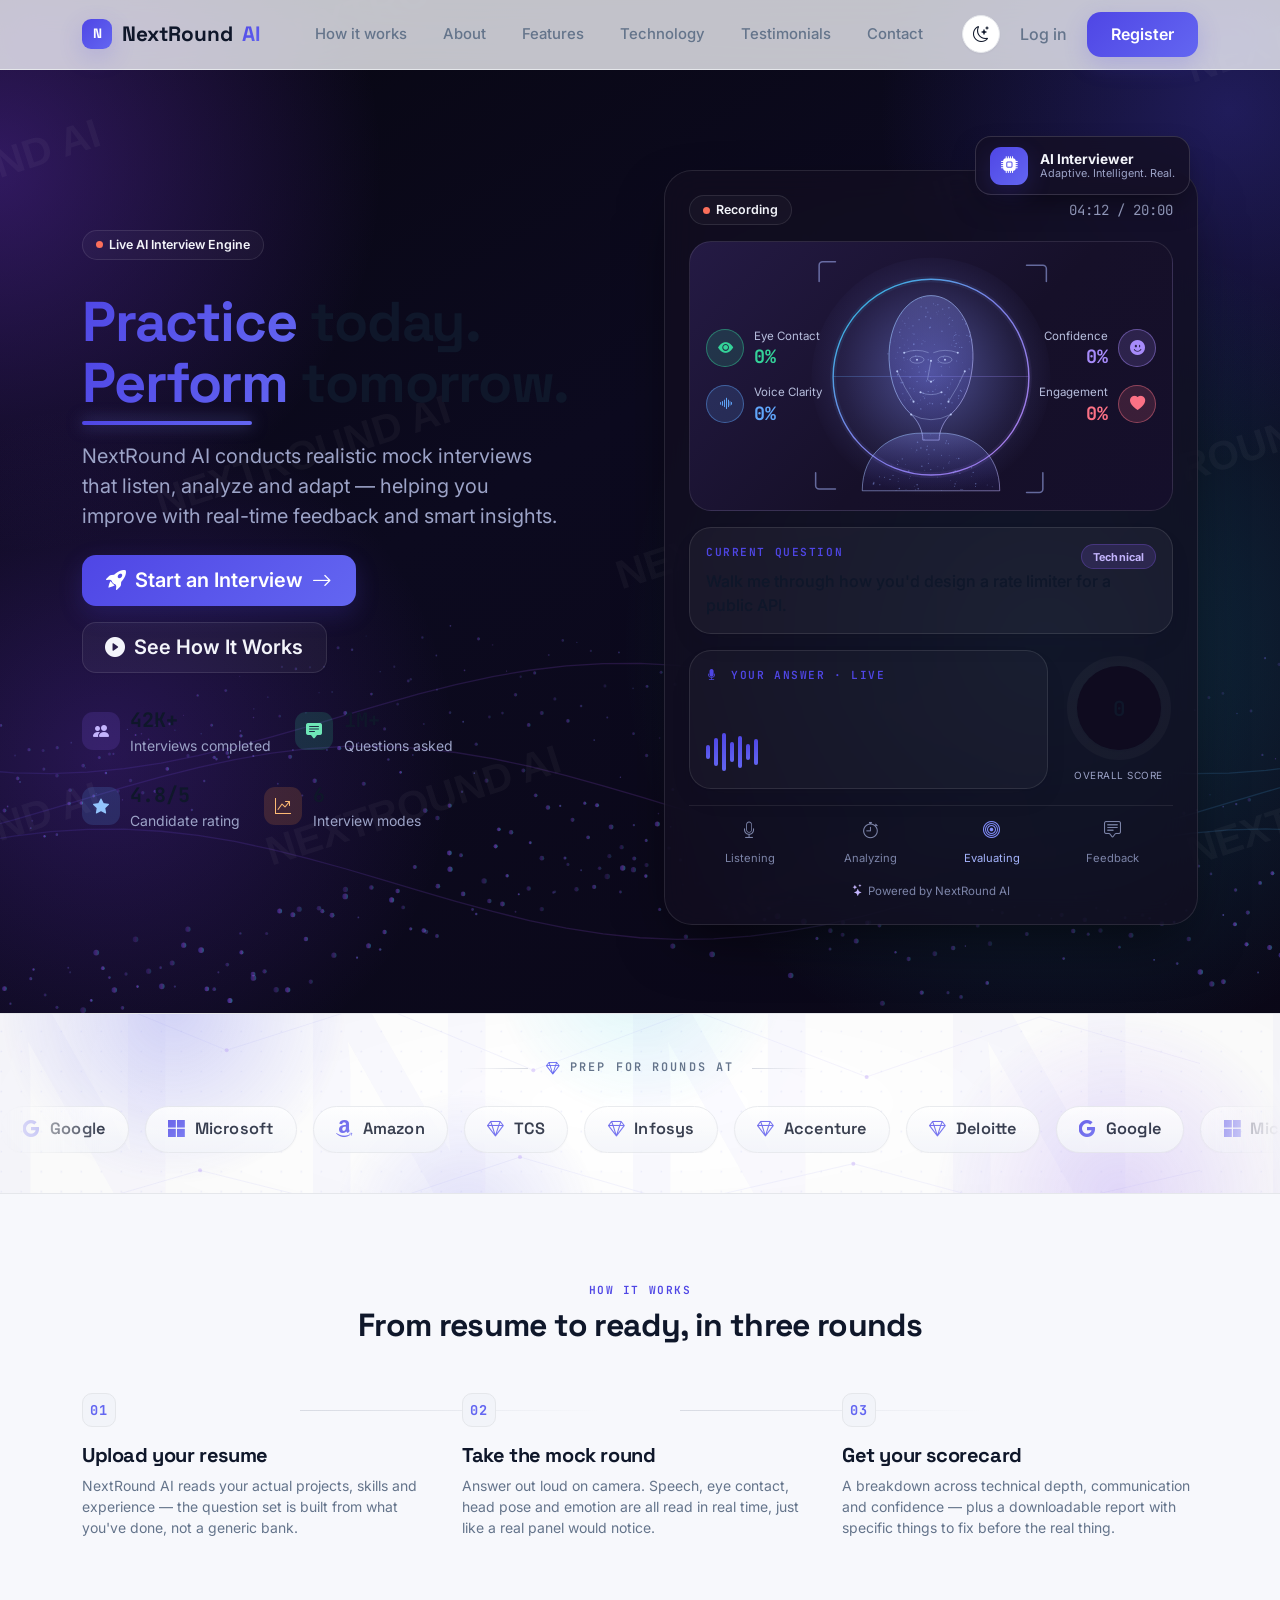
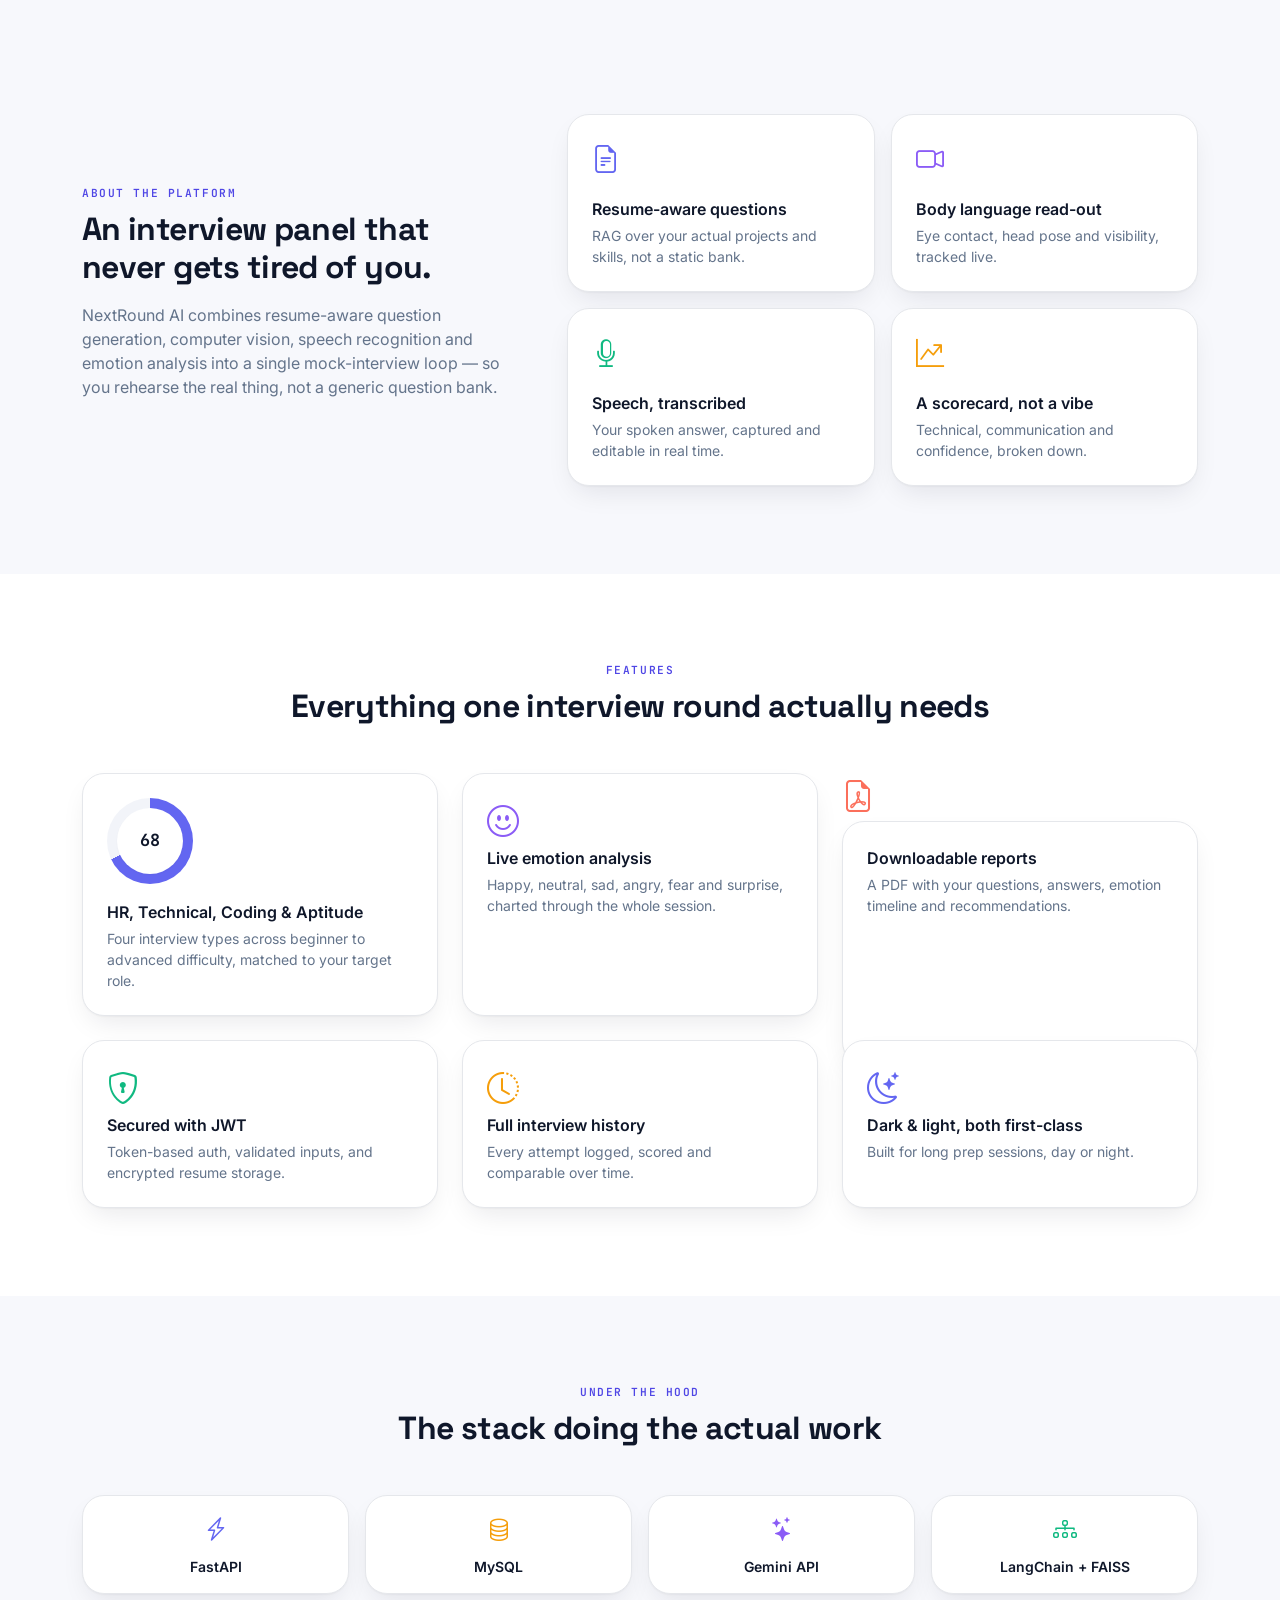
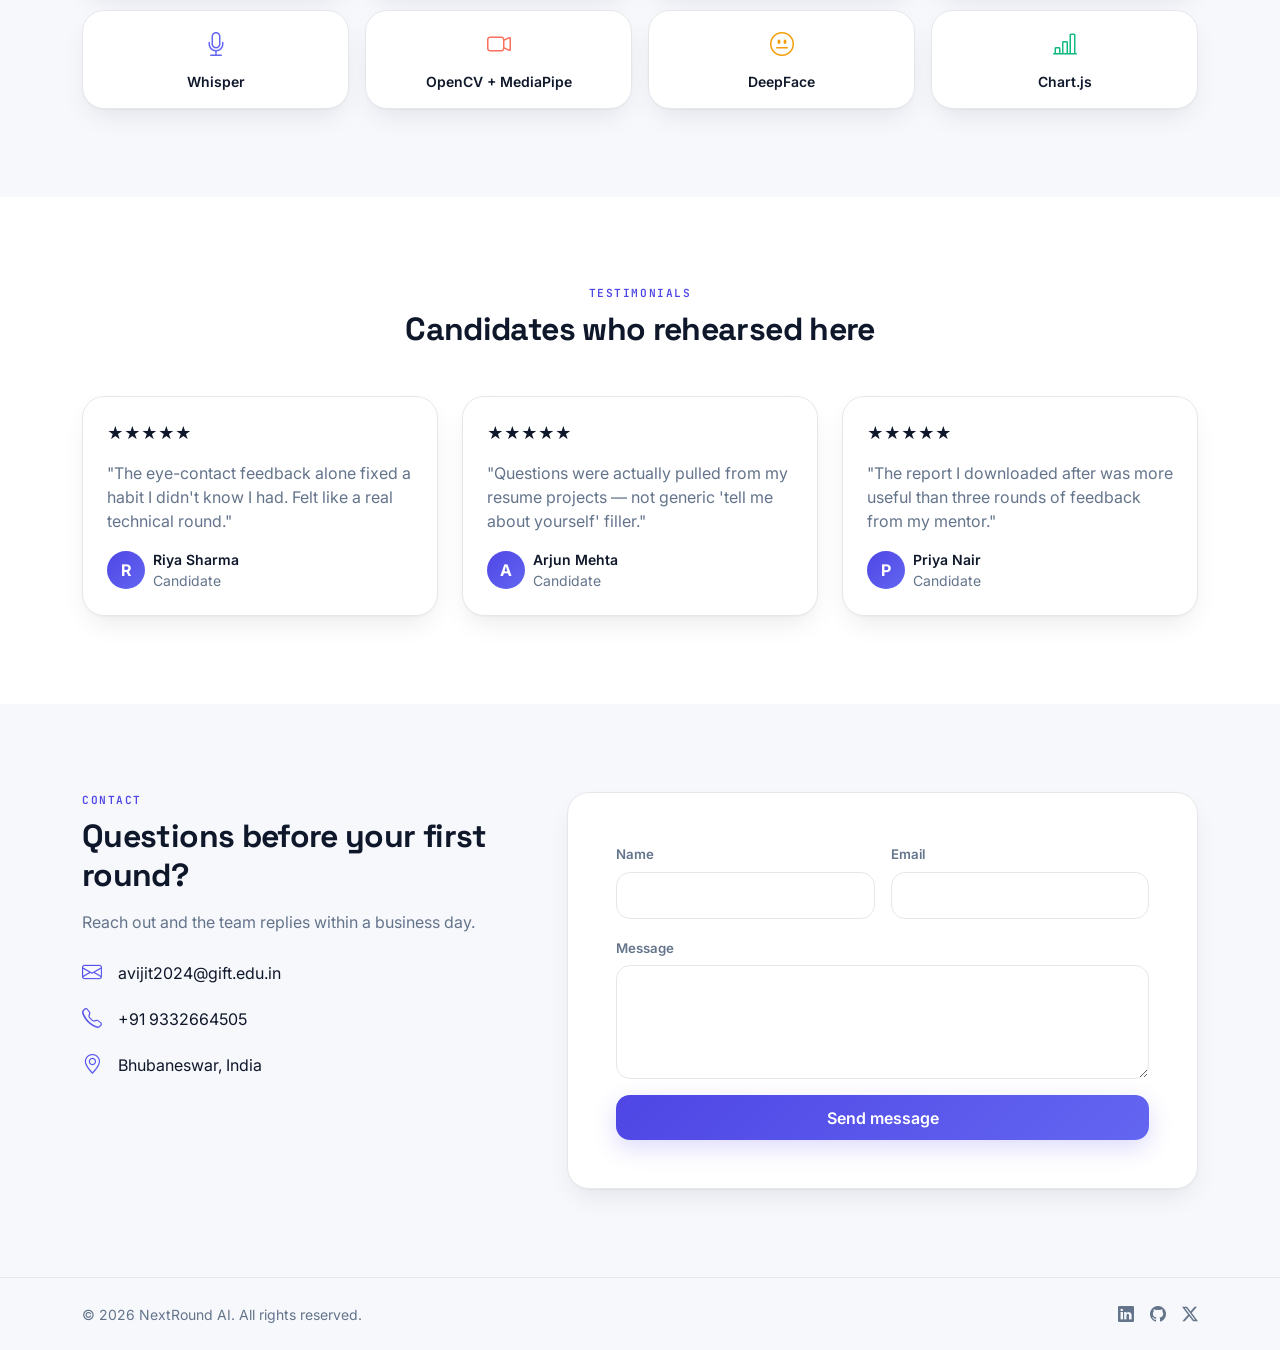
<file: frontend/index.html>
<!DOCTYPE html>
<html lang="en" data-theme="light">
<head>
<meta charset="UTF-8">
<meta name="viewport" content="width=device-width, initial-scale=1.0">
<title>NextRound AI — AI Interview Assistant</title>
<link rel="icon" href="data:,">
<link rel="preconnect" href="https://fonts.googleapis.com">
<link href="https://fonts.googleapis.com/css2?family=Space+Grotesk:wght@500;600;700&family=Inter:wght@400;500;600;700&family=JetBrains+Mono:wght@500;600&display=swap" rel="stylesheet">
<link href="https://cdn.jsdelivr.net/npm/bootstrap@5.3.3/dist/css/bootstrap.min.css" rel="stylesheet">
<link href="https://cdn.jsdelivr.net/npm/bootstrap-icons@1.11.3/font/bootstrap-icons.css" rel="stylesheet">
<link href="css/style.css" rel="stylesheet">
</head>
<body>

<nav class="navbar navbar-expand-lg nr-navbar">
  <div class="container">
    <a class="navbar-brand" href="index.html"><span class="brand-mark">N</span>NextRound<span class="text-gradient">AI</span></a>
    <button class="navbar-toggler border-0 text-white" type="button" data-bs-toggle="collapse" data-bs-target="#navMain">
      <i class="bi bi-list fs-2 text-body"></i>
    </button>
    <div class="collapse navbar-collapse" id="navMain">
      <ul class="navbar-nav mx-auto gap-1 mt-3 mt-lg-0">
        <li class="nav-item"><a class="nav-link" href="#how-it-works">How it works</a></li>
        <li class="nav-item"><a class="nav-link" href="#about">About</a></li>
        <li class="nav-item"><a class="nav-link" href="#features">Features</a></li>
        <li class="nav-item"><a class="nav-link" href="#technologies">Technology</a></li>
        <li class="nav-item"><a class="nav-link" href="#testimonials">Testimonials</a></li>
        <li class="nav-item"><a class="nav-link" href="#contact">Contact</a></li>
      </ul>
      <div class="d-flex align-items-center gap-2 mt-3 mt-lg-0">
        <button class="theme-toggle" onclick="toggleTheme()" aria-label="Toggle theme"><i class="bi bi-moon-stars"></i></button>
        <div id="navLoggedOut" class="d-flex align-items-center gap-2">
          <a href="login.html" class="btn-nr-ghost btn">Log in</a>
          <a href="register.html" class="btn-nr-primary btn">Register</a>
        </div>
        <div id="navLoggedIn" class="dropdown d-none">
          <button class="btn d-flex align-items-center gap-2 border-0" style="background:var(--surface);border-radius:99px;padding:.35rem .9rem .35rem .35rem;" data-bs-toggle="dropdown">
            <span class="nr-avatar" style="width:32px;height:32px;font-size:.85rem;" data-user-initial>?</span>
            <span class="fw-semibold small" data-user-name>—</span>
          </button>
          <ul class="dropdown-menu dropdown-menu-end">
            <li><a class="dropdown-item" href="dashboard.html"><i class="bi bi-grid-1x2-fill me-2"></i>Dashboard</a></li>
            <li><a class="dropdown-item" href="profile.html"><i class="bi bi-person me-2"></i>Edit profile</a></li>
            <li><hr class="dropdown-divider" style="border-color:var(--border);"></li>
            <li><a class="dropdown-item" href="#" onclick="doLogout(event)"><i class="bi bi-box-arrow-right me-2"></i>Log out</a></li>
          </ul>
        </div>
      </div>
    </div>
  </div>
</nav>

<!-- HERO -->
<header class="section-pad hero-dark" style="padding-top:8.5rem;">
  <div class="hero-dark-bg" aria-hidden="true"></div>
  <div class="container position-relative">
    <div class="row align-items-center g-5">
      <div class="col-lg-6 reveal">
        <span class="pill pill-live mb-3"><span class="pill-dot"></span> Live AI Interview Engine</span>
        <h1 class="display-4 fw-bold mt-3 mb-2 hero-headline"><span class="text-gradient">Practice</span> today.<br><span class="text-gradient">Perform</span> tomorrow.</h1>
        <div class="hero-underline mb-3"></div>
        <p class="text-muted-custom fs-5 mb-4" style="max-width:480px;">
          NextRound AI conducts realistic mock interviews that listen, analyze
          and adapt — helping you improve with real-time feedback and smart insights.
        </p>
        <div class="d-flex flex-wrap gap-3">
          <a href="register.html" class="btn-nr-primary btn btn-lg" id="heroCta"><i class="bi bi-rocket-takeoff-fill me-1"></i> Start an Interview <i class="bi bi-arrow-right ms-1"></i></a>
          <a href="#how-it-works" class="btn-nr-outline btn btn-lg"><i class="bi bi-play-circle-fill me-1"></i> See How It Works</a>
        </div>
        <div class="d-flex gap-4 mt-4 pt-2 flex-wrap">
          <div class="hero-stat">
            <span class="hero-stat-icon" style="background:rgba(139,92,246,.16);color:#C4B5FD;"><i class="bi bi-people-fill"></i></span>
            <div><div class="fw-bold fs-5 mono">42K+</div><div class="text-muted-custom small">Interviews completed</div></div>
          </div>
          <div class="hero-stat">
            <span class="hero-stat-icon" style="background:rgba(52,211,153,.16);color:#6EE7B7;"><i class="bi bi-chat-square-text-fill"></i></span>
            <div><div class="fw-bold fs-5 mono">1M+</div><div class="text-muted-custom small">Questions asked</div></div>
          </div>
          <div class="hero-stat">
            <span class="hero-stat-icon" style="background:rgba(96,165,250,.16);color:#93C5FD;"><i class="bi bi-star-fill"></i></span>
            <div><div class="fw-bold fs-5 mono">4.8/5</div><div class="text-muted-custom small">Candidate rating</div></div>
          </div>
          <div class="hero-stat">
            <span class="hero-stat-icon" style="background:rgba(251,146,60,.16);color:#FDBA74;"><i class="bi bi-graph-up-arrow"></i></span>
            <div><div class="fw-bold fs-5 mono">6</div><div class="text-muted-custom small">Interview modes</div></div>
          </div>
        </div>
      </div>
      <div class="col-lg-6 reveal" style="transition-delay:.1s;">
        <div class="hero-mock-wrap position-relative">
          <div class="ai-badge-float d-none d-sm-flex">
            <span class="ai-badge-icon"><i class="bi bi-cpu-fill"></i></span>
            <div>
              <div class="ai-badge-title">AI Interviewer</div>
              <div class="ai-badge-sub">Adaptive. Intelligent. Real.</div>
            </div>
          </div>
          <div class="glass-card hero-mock-card hero-mock-card-dark p-4 position-relative" style="border-radius:28px;">
            <div class="d-flex justify-content-between align-items-center mb-3">
              <span class="pill pill-live"><span class="pill-dot"></span> Recording</span>
              <span class="mono text-muted-custom small" id="heroTimer">04:12 / 20:00</span>
            </div>

            <div class="hero-preview hero-preview-dark mb-3">
              <div class="hero-metric-col hero-metric-col-left">
                <div class="hero-metric">
                  <span class="hero-metric-icon" style="--m-color:#34D399;"><i class="bi bi-eye-fill"></i></span>
                  <span><span class="hero-metric-lbl">Eye Contact</span><span class="hero-metric-val" id="heroEyeContact" style="color:#34D399;">0%</span></span>
                </div>
                <div class="hero-metric">
                  <span class="hero-metric-icon" style="--m-color:#60A5FA;"><i class="bi bi-soundwave"></i></span>
                  <span><span class="hero-metric-lbl">Voice Clarity</span><span class="hero-metric-val" id="heroVoiceClarity" style="color:#60A5FA;">0%</span></span>
                </div>
              </div>
              <div class="hero-metric-col hero-metric-col-right">
                <div class="hero-metric">
                  <span class="hero-metric-icon" style="--m-color:#A78BFA;"><i class="bi bi-emoji-smile-fill"></i></span>
                  <span><span class="hero-metric-lbl">Confidence</span><span class="hero-metric-val" id="heroConfidence" style="color:#A78BFA;">0%</span></span>
                </div>
                <div class="hero-metric">
                  <span class="hero-metric-icon" style="--m-color:#FB7185;"><i class="bi bi-heart-fill"></i></span>
                  <span><span class="hero-metric-lbl">Engagement</span><span class="hero-metric-val" id="heroEngagement" style="color:#FB7185;">0%</span></span>
                </div>
              </div>
            </div>

            <div class="glass-card-strong hero-panel-dark p-3 mb-3">
              <div class="d-flex justify-content-between align-items-start">
                <div class="eyebrow mb-1">Current Question</div>
                <span class="hero-tag">Technical</span>
              </div>
              <div class="fw-medium" id="heroQuestion"></div>
            </div>

            <div class="row g-3 mb-3 align-items-stretch">
              <div class="col-9">
                <div class="glass-card-strong hero-panel-dark hero-panel-sunken p-3 h-100">
                  <div class="eyebrow mb-1"><i class="bi bi-mic-fill me-1"></i> Your Answer · Live</div>
                  <div class="small mb-2" id="heroAnswer" style="min-height:2.6em;"></div>
                  <div class="waveform"><span></span><span></span><span></span><span></span><span></span><span></span><span></span></div>
                </div>
              </div>
              <div class="col-3 d-flex flex-column align-items-center justify-content-center">
                <div class="ring ring-lg-sm" id="heroRing" style="--pct:0;--ring-color:var(--success);">
                  <div class="ring-value"><div class="num" id="heroRingNum">0</div></div>
                </div>
                <div class="text-muted-custom text-center mt-2" style="font-size:.62rem;letter-spacing:.05em;">OVERALL SCORE</div>
              </div>
            </div>

            <div class="hero-status-row">
              <div class="hero-status-item"><i class="bi bi-mic"></i><span>Listening</span></div>
              <div class="hero-status-item"><i class="bi bi-stopwatch"></i><span>Analyzing</span></div>
              <div class="hero-status-item active"><i class="bi bi-bullseye"></i><span>Evaluating</span></div>
              <div class="hero-status-item"><i class="bi bi-chat-square-text"></i><span>Feedback</span></div>
            </div>

            <div class="hero-powered-by"><i class="bi bi-stars me-1"></i>Powered by NextRound AI</div>
          </div>
        </div>
      </div>
    </div>
  </div>
</header>


<!-- TRUST STRIP -->
<div class="trust-strip">
  <div class="trust-watermark" aria-hidden="true"></div>
  <div class="container position-relative">
    <div class="trust-label-row">
      <span class="trust-rule"></span>
      <span class="trust-label"><i class="bi bi-gem me-2"></i>Prep for rounds at</span>
      <span class="trust-rule"></span>
    </div>
  </div>
  <div class="trust-marquee">
    <div class="trust-track">
      <span class="trust-chip"><i class="bi bi-google"></i>Google</span>
      <span class="trust-chip"><i class="bi bi-microsoft"></i>Microsoft</span>
      <span class="trust-chip"><i class="bi bi-amazon"></i>Amazon</span>
      <span class="trust-chip"><i class="bi bi-gem"></i>TCS</span>
      <span class="trust-chip"><i class="bi bi-gem"></i>Infosys</span>
      <span class="trust-chip"><i class="bi bi-gem"></i>Accenture</span>
      <span class="trust-chip"><i class="bi bi-gem"></i>Deloitte</span>
      <!-- duplicated for a seamless marquee loop -->
      <span class="trust-chip" aria-hidden="true"><i class="bi bi-google"></i>Google</span>
      <span class="trust-chip" aria-hidden="true"><i class="bi bi-microsoft"></i>Microsoft</span>
      <span class="trust-chip" aria-hidden="true"><i class="bi bi-amazon"></i>Amazon</span>
      <span class="trust-chip" aria-hidden="true"><i class="bi bi-gem"></i>TCS</span>
      <span class="trust-chip" aria-hidden="true"><i class="bi bi-gem"></i>Infosys</span>
      <span class="trust-chip" aria-hidden="true"><i class="bi bi-gem"></i>Accenture</span>
      <span class="trust-chip" aria-hidden="true"><i class="bi bi-gem"></i>Deloitte</span>
    </div>
  </div>
</div>

<!-- HOW IT WORKS -->
<section id="how-it-works" class="section-pad">
  <div class="container">
    <div class="text-center mb-5 reveal">
      <div class="eyebrow mb-2">How it works</div>
      <h2 class="fw-bold">From resume to ready, in three rounds</h2>
    </div>
    <div class="row g-4">
      <div class="col-md-4 reveal hiw-step">
        <div class="hiw-connector"></div>
        <div class="hiw-num">01</div>
        <h3 class="h5 fw-bold mb-2">Upload your resume</h3>
        <p class="text-muted-custom small mb-0">NextRound AI reads your actual projects, skills and experience — the question set is built from what you've done, not a generic bank.</p>
      </div>
      <div class="col-md-4 reveal hiw-step" style="transition-delay:.08s;">
        <div class="hiw-connector"></div>
        <div class="hiw-num">02</div>
        <h3 class="h5 fw-bold mb-2">Take the mock round</h3>
        <p class="text-muted-custom small mb-0">Answer out loud on camera. Speech, eye contact, head pose and emotion are all read in real time, just like a real panel would notice.</p>
      </div>
      <div class="col-md-4 reveal hiw-step" style="transition-delay:.16s;">
        <div class="hiw-num">03</div>
        <h3 class="h5 fw-bold mb-2">Get your scorecard</h3>
        <p class="text-muted-custom small mb-0">A breakdown across technical depth, communication and confidence — plus a downloadable report with specific things to fix before the real thing.</p>
      </div>
    </div>
  </div>
</section>

<!-- ABOUT -->
<section id="about" class="section-pad">
  <div class="container">
    <div class="row g-5 align-items-center">
      <div class="col-lg-5 reveal">
        <div class="eyebrow mb-2">About the platform</div>
        <h2 class="fw-bold mb-3">An interview panel that never gets tired of you.</h2>
        <p class="text-muted-custom">NextRound AI combines resume-aware question generation, computer vision, speech recognition and
        emotion analysis into a single mock-interview loop — so you rehearse the real thing, not a generic question bank.</p>
      </div>
      <div class="col-lg-7">
        <div class="row g-3">
          <div class="col-sm-6 reveal">
            <div class="glass-card p-4 h-100 hoverable">
              <i class="bi bi-file-earmark-text fs-3" style="color:var(--primary-2);"></i>
              <div class="fw-semibold mt-3">Resume-aware questions</div>
              <div class="text-muted-custom small mt-1">RAG over your actual projects and skills, not a static bank.</div>
            </div>
          </div>
          <div class="col-sm-6 reveal" style="transition-delay:.05s;">
            <div class="glass-card p-4 h-100 hoverable">
              <i class="bi bi-camera-video fs-3" style="color:var(--violet);"></i>
              <div class="fw-semibold mt-3">Body language read-out</div>
              <div class="text-muted-custom small mt-1">Eye contact, head pose and visibility, tracked live.</div>
            </div>
          </div>
          <div class="col-sm-6 reveal" style="transition-delay:.1s;">
            <div class="glass-card p-4 h-100 hoverable">
              <i class="bi bi-mic fs-3" style="color:var(--success);"></i>
              <div class="fw-semibold mt-3">Speech, transcribed</div>
              <div class="text-muted-custom small mt-1">Your spoken answer, captured and editable in real time.</div>
            </div>
          </div>
          <div class="col-sm-6 reveal" style="transition-delay:.15s;">
            <div class="glass-card p-4 h-100 hoverable">
              <i class="bi bi-graph-up-arrow fs-3" style="color:var(--warning);"></i>
              <div class="fw-semibold mt-3">A scorecard, not a vibe</div>
              <div class="text-muted-custom small mt-1">Technical, communication and confidence, broken down.</div>
            </div>
          </div>
        </div>
      </div>
    </div>
  </div>
</section>

<!-- FEATURES -->
<section id="features" class="section-pad" style="background:var(--bg-alt);">
  <div class="container">
    <div class="text-center mb-5 reveal">
      <div class="eyebrow mb-2">Features</div>
      <h2 class="fw-bold">Everything one interview round actually needs</h2>
    </div>
    <div class="row g-4">
      <div class="col-md-4 reveal">
        <div class="glass-card p-4 h-100 hoverable">
          <div class="ring sm mb-3" style="--pct:68;--ring-color:var(--primary-2);"><div class="ring-value"><div class="num">68</div></div></div>
          <div class="fw-semibold mb-1">HR, Technical, Coding & Aptitude</div>
          <div class="text-muted-custom small">Four interview types across beginner to advanced difficulty, matched to your target role.</div>
        </div>
      </div>
      <div class="col-md-4 reveal" style="transition-delay:.05s;">
        <div class="glass-card p-4 h-100 hoverable">
          <i class="bi bi-emoji-smile fs-2 mb-3" style="color:var(--violet);"></i>
          <div class="fw-semibold mb-1">Live emotion analysis</div>
          <div class="text-muted-custom small">Happy, neutral, sad, angry, fear and surprise, charted through the whole session.</div>
        </div>
      </div>
      <div class="col-md-4 reveal" style="transition-delay:.1s;">
        <i class="bi bi-file-earmark-pdf fs-2 mb-3" style="color:var(--danger);"></i>
        <div class="glass-card p-4 h-100 hoverable">
          <div class="fw-semibold mb-1">Downloadable reports</div>
          <div class="text-muted-custom small">A PDF with your questions, answers, emotion timeline and recommendations.</div>
        </div>
      </div>
      <div class="col-md-4 reveal">
        <div class="glass-card p-4 h-100 hoverable">
          <i class="bi bi-shield-lock fs-2 mb-3" style="color:var(--success);"></i>
          <div class="fw-semibold mb-1">Secured with JWT</div>
          <div class="text-muted-custom small">Token-based auth, validated inputs, and encrypted resume storage.</div>
        </div>
      </div>
      <div class="col-md-4 reveal" style="transition-delay:.05s;">
        <div class="glass-card p-4 h-100 hoverable">
          <i class="bi bi-clock-history fs-2 mb-3" style="color:var(--warning);"></i>
          <div class="fw-semibold mb-1">Full interview history</div>
          <div class="text-muted-custom small">Every attempt logged, scored and comparable over time.</div>
        </div>
      </div>
      <div class="col-md-4 reveal" style="transition-delay:.1s;">
        <div class="glass-card p-4 h-100 hoverable">
          <i class="bi bi-moon-stars fs-2 mb-3" style="color:var(--primary-2);"></i>
          <div class="fw-semibold mb-1">Dark & light, both first-class</div>
          <div class="text-muted-custom small">Built for long prep sessions, day or night.</div>
        </div>
      </div>
    </div>
  </div>
</section>

<!-- TECHNOLOGIES -->
<section id="technologies" class="section-pad">
  <div class="container">
    <div class="text-center mb-5 reveal">
      <div class="eyebrow mb-2">Under the hood</div>
      <h2 class="fw-bold">The stack doing the actual work</h2>
    </div>
    <div class="row g-3 text-center">
      <!-- tech chips -->
      <div class="col-6 col-md-3 reveal">
        <div class="glass-card p-3 hoverable"><i class="bi bi-lightning-charge fs-4" style="color:var(--primary-2);"></i><div class="small fw-semibold mt-2">FastAPI</div></div>
      </div>
      <div class="col-6 col-md-3 reveal">
        <div class="glass-card p-3 hoverable"><i class="bi bi-database fs-4" style="color:var(--warning);"></i><div class="small fw-semibold mt-2">MySQL</div></div>
      </div>
      <div class="col-6 col-md-3 reveal">
        <div class="glass-card p-3 hoverable"><i class="bi bi-stars fs-4" style="color:var(--violet);"></i><div class="small fw-semibold mt-2">Gemini API</div></div>
      </div>
      <div class="col-6 col-md-3 reveal">
        <div class="glass-card p-3 hoverable"><i class="bi bi-diagram-3 fs-4" style="color:var(--success);"></i><div class="small fw-semibold mt-2">LangChain + FAISS</div></div>
      </div>
      <div class="col-6 col-md-3 reveal">
        <div class="glass-card p-3 hoverable"><i class="bi bi-mic fs-4" style="color:var(--primary-2);"></i><div class="small fw-semibold mt-2">Whisper</div></div>
      </div>
      <div class="col-6 col-md-3 reveal">
        <div class="glass-card p-3 hoverable"><i class="bi bi-camera-video fs-4" style="color:var(--danger);"></i><div class="small fw-semibold mt-2">OpenCV + MediaPipe</div></div>
      </div>
      <div class="col-6 col-md-3 reveal">
        <div class="glass-card p-3 hoverable"><i class="bi bi-emoji-neutral fs-4" style="color:var(--warning);"></i><div class="small fw-semibold mt-2">DeepFace</div></div>
      </div>
      <div class="col-6 col-md-3 reveal">
        <div class="glass-card p-3 hoverable"><i class="bi bi-bar-chart-line fs-4" style="color:var(--success);"></i><div class="small fw-semibold mt-2">Chart.js</div></div>
      </div>
    </div>
  </div>
</section>

<!-- TESTIMONIALS -->
<section id="testimonials" class="section-pad" style="background:var(--bg-alt);">
  <div class="container">
    <div class="text-center mb-5 reveal">
      <div class="eyebrow mb-2">Testimonials</div>
      <h2 class="fw-bold">Candidates who rehearsed here</h2>
    </div>
    <div class="row g-4" id="testimonialsRow">
      <!-- populated dynamically by renderTestimonials() in the script at the bottom of this page -->
    </div>
  </div>
</section>

<!-- CONTACT -->
<section id="contact" class="section-pad">
  <div class="container">
    <div class="row g-5">
      <div class="col-lg-5 reveal">
        <div class="eyebrow mb-2">Contact</div>
        <h2 class="fw-bold mb-3">Questions before your first round?</h2>
        <p class="text-muted-custom mb-4">Reach out and the team replies within a business day.</p>
        <div class="d-flex align-items-center gap-3 mb-3"><i class="bi bi-envelope text-gradient fs-5"></i> avijit2024@gift.edu.in</div>
        <div class="d-flex align-items-center gap-3 mb-3"><i class="bi bi-telephone text-gradient fs-5"></i> +91 9332664505</div>
        <div class="d-flex align-items-center gap-3"><i class="bi bi-geo-alt text-gradient fs-5"></i> Bhubaneswar, India</div>
      </div>
      <div class="col-lg-7 reveal" style="transition-delay:.05s;">
        <form class="glass-card p-4 p-md-5" id="contactForm" onsubmit="handleContact(event)">
          <div class="row g-3">
            <div class="col-md-6">
              <label class="form-label-nr">Name</label>
              <input type="text" class="form-control form-control-nr" id="contactName" required>
            </div>
            <div class="col-md-6">
              <label class="form-label-nr">Email</label>
              <input type="email" class="form-control form-control-nr" id="contactEmail" required>
            </div>
            <div class="col-12">
              <label class="form-label-nr">Message</label>
              <textarea class="form-control form-control-nr" id="contactMessage" rows="4" required></textarea>
            </div>
            <div class="col-12">
              <button class="btn-nr-primary btn w-100" type="submit" id="contactSubmitBtn">Send message</button>
            </div>
          </div>
        </form>
      </div>
    </div>
  </div>
</section>

<footer class="py-4" style="border-top:1px solid var(--border);">
  <div class="container d-flex flex-wrap justify-content-between align-items-center gap-2">
    <span class="text-muted-custom small">© <span id="year"></span> NextRound AI. All rights reserved.</span>
    <div class="d-flex gap-3">
        <a href="www.linkedin.com/in/avijit-patra-723672326" 
          class="text-muted-custom" 
          target="_blank" 
          rel="noopener noreferrer">
          <i class="bi bi-linkedin"></i>
       </a>

        <a href="https://github.com/your-github-username" 
          class="text-muted-custom" 
          target="_blank" 
          rel="noopener noreferrer">
          <i class="bi bi-github"></i>
        </a>
       <a href="#" class="text-muted-custom"><i class="bi bi-twitter-x"></i></a>
    </div>
  </div>
</footer>

<script src="https://cdn.jsdelivr.net/npm/bootstrap@5.3.3/dist/js/bootstrap.bundle.min.js"></script>
<script src="js/api.js"></script>
<script src="js/main.js"></script>
<script>
document.getElementById('year').textContent = new Date().getFullYear();

/* ---------- hero mock: types out a question + answer, then animates the ring ---------- */
(function animateHeroMock(){
  const qEl = document.getElementById('heroQuestion');
  const aEl = document.getElementById('heroAnswer');
  const ringEl = document.getElementById('heroRing');
  const ringNumEl = document.getElementById('heroRingNum');
  const eyeEl = document.getElementById('heroEyeContact');
  const confEl = document.getElementById('heroConfidence');
  const voiceEl = document.getElementById('heroVoiceClarity');
  const engEl = document.getElementById('heroEngagement');
  if (!qEl || !aEl) return;

  const question = "Walk me through how you'd design a rate limiter for a public API.";
  const answer = "I'd start with a token bucket algorithm backed by Redis so it works across multiple instances…";

  function typeInto(el, text, speed, onDone){
    let i = 0;
    el.innerHTML = '<span class="type-cursor"></span>';
    const timer = setInterval(() => {
      i++;
      el.textContent = text.slice(0, i);
      if (i >= text.length) {
        clearInterval(timer);
        if (onDone) onDone();
      } else {
        el.innerHTML = text.slice(0, i) + '<span class="type-cursor"></span>';
      }
    }, speed);
  }

  function countUp(){
    let pct = 0;
    const target = 82, eyeTarget = 91, confTarget = 84, voiceTarget = 89, engTarget = 87;
    const timer = setInterval(() => {
      pct += 2;
      if (pct >= target) pct = target;
      const t = pct / target;
      ringEl.style.setProperty('--pct', pct);
      ringNumEl.textContent = pct;
      eyeEl.textContent = Math.round(t * eyeTarget) + '%';
      if (confEl) confEl.textContent = Math.round(t * confTarget) + '%';
      if (voiceEl) voiceEl.textContent = Math.round(t * voiceTarget) + '%';
      if (engEl) engEl.textContent = Math.round(t * engTarget) + '%';
      if (pct >= target) clearInterval(timer);
    }, 24);
  }

  // Respect reduced-motion preference: show the end state immediately.
  if (window.matchMedia && window.matchMedia('(prefers-reduced-motion: reduce)').matches) {
    qEl.textContent = question;
    aEl.textContent = answer;
    ringEl.style.setProperty('--pct', 82);
    ringNumEl.textContent = 82;
    eyeEl.textContent = '91%';
    if (confEl) confEl.textContent = '84%';
    if (voiceEl) voiceEl.textContent = '89%';
    if (engEl) engEl.textContent = '87%';
    return;
  }

  typeInto(qEl, question, 22, () => {
    setTimeout(() => typeInto(aEl, answer, 26, countUp), 400);
  });
})();

/* ---------- auth-aware nav: show avatar/dashboard instead of login/register ---------- */
(function paintAuthState(){
  const user = (typeof Auth !== 'undefined') ? Auth.getUser() : null;
  const heroCta = document.getElementById('heroCta');
  if (user) {
    document.getElementById('navLoggedOut').classList.add('d-none');
    document.getElementById('navLoggedIn').classList.remove('d-none');
    heroCta.href = 'interview_setup.html';
    heroCta.innerHTML = 'Go to your dashboard <i class="bi bi-arrow-right ms-1"></i>';
    heroCta.onclick = null;
  } else {
    heroCta.href = 'register.html';
  }
})();

/* ---------- contact form: sends a real email via the backend ---------- */
async function handleContact(e){
  e.preventDefault();
  const btn = document.getElementById('contactSubmitBtn');
  const originalHtml = btn.innerHTML;
  btn.disabled = true;
  btn.innerHTML = '<span class="spinner-ring"></span> Sending...';

  try {
    await ContactAPI.send({
      name: document.getElementById('contactName').value.trim(),
      email: document.getElementById('contactEmail').value.trim(),
      message: document.getElementById('contactMessage').value.trim(),
    });
    showToast("Message sent — we'll get back to you soon.", 'success');
    document.getElementById('contactForm').reset();
  } catch (err) {
    showToast(err.message, 'danger');
  } finally {
    btn.disabled = false;
    btn.innerHTML = originalHtml;
  }
}

/* ---------- testimonials: real recently-registered candidates ---------- */
// Falls back to these two if the API call fails or fewer than 3 people
// have registered yet, so the section never looks sparse or broken.
const FALLBACK_TESTIMONIALS = [
  { full_name: 'Riya Sharma', quote: "The eye-contact feedback alone fixed a habit I didn't know I had. Felt like a real technical round." },
  { full_name: 'Arjun Mehta', quote: "Questions were actually pulled from my resume projects — not generic 'tell me about yourself' filler." },
  { full_name: 'Priya Nair', quote: "The report I downloaded after was more useful than three rounds of feedback from my mentor." },
];

function testimonialCardHtml(person, isReal, delay){
  const initial = (person.full_name || '?').trim().charAt(0).toUpperCase();
  const quote = person.quote || 'Just joined and started interview prep with NextRound AI.';
  const badge = isReal
    ? '<span class="pill pill-live" style="font-size:.65rem;padding:.15rem .55rem;"><span class="pill-dot"></span> Recently joined</span>'
    : '';
  return `
    <div class="col-md-4 reveal is-visible" style="transition-delay:${delay}s;">
      <div class="glass-card p-4 h-100">
        <div class="d-flex justify-content-between align-items-start mb-3">
          <div>★★★★★</div>
          ${badge}
        </div>
        <p class="text-muted-custom">"${quote}"</p>
        <div class="d-flex align-items-center gap-2 mt-3">
          <div class="rounded-circle d-flex align-items-center justify-content-center" style="width:38px;height:38px;background:var(--grad-main);color:#fff;font-weight:700;">${initial}</div>
          <div><div class="fw-semibold small">${person.full_name}</div><div class="text-muted-custom small">${isReal ? 'NextRound AI candidate' : 'Candidate'}</div></div>
        </div>
      </div>
    </div>`;
}

async function renderTestimonials(){
  const row = document.getElementById('testimonialsRow');
  if (!row) return;

  let registered = [];
  try {
    registered = await UsersAPI.recentCandidates(3);
  } catch (err) {
    // Fall back silently for the visitor (no error toast on a marketing
    // page), but log the real reason to the console — usually either the
    // backend isn't running, or its CORS_ORIGINS doesn't include this
    // page's origin (check config.py / .env on the backend).
    console.error('Could not load recent candidates for testimonials:', err.message);
    registered = [];
  }

  const needed = 3 - registered.length;
  const cards = [
    ...registered.map(p => ({ ...p, real: true })),
    ...FALLBACK_TESTIMONIALS.slice(0, Math.max(needed, 0)).map(p => ({ ...p, real: false })),
  ];

  row.innerHTML = cards
    .map((p, i) => testimonialCardHtml(p, p.real, (i * 0.05).toFixed(2)))
    .join('');
}

renderTestimonials();
</script>
</body>
</html>
</file>
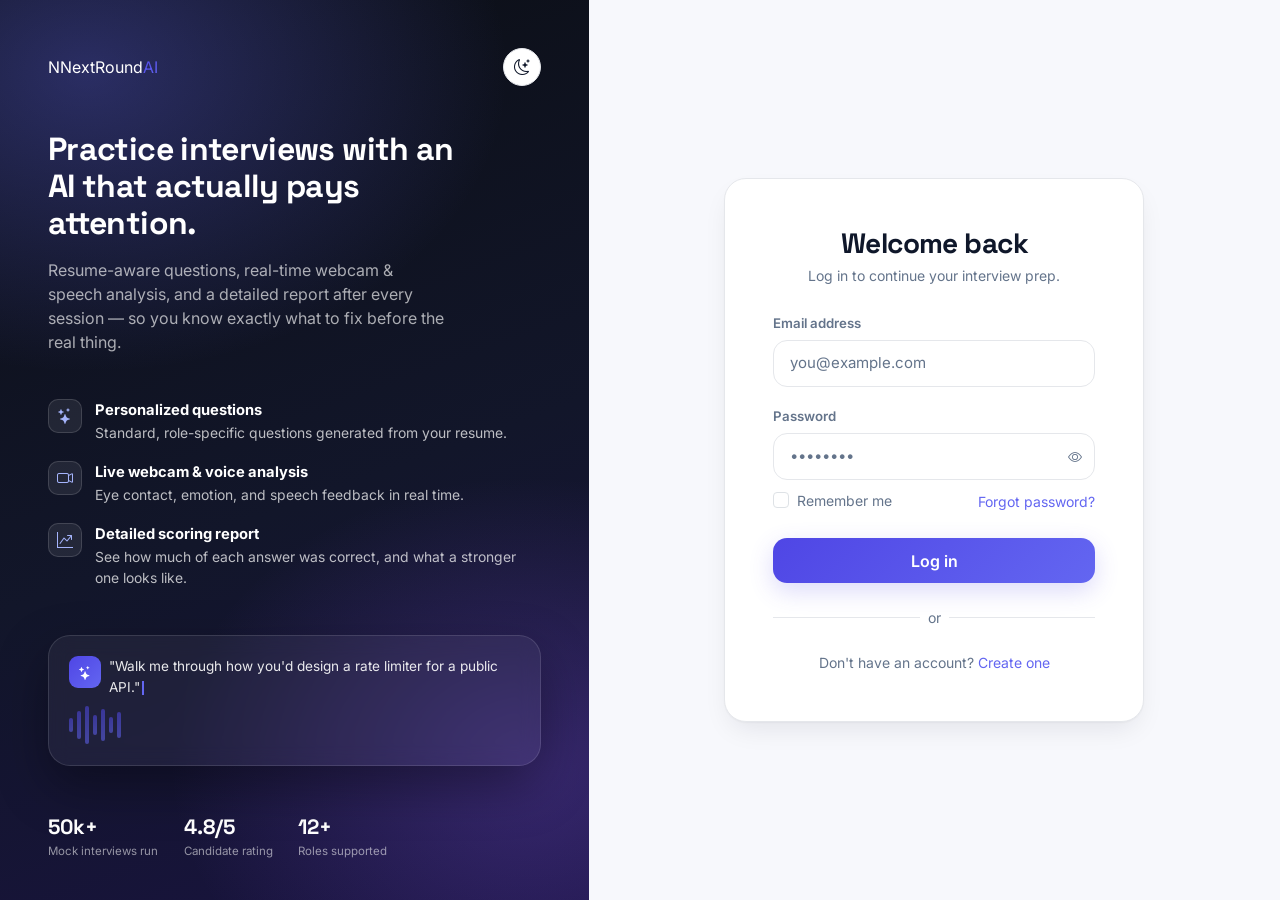
<file: frontend/history.html>
<!DOCTYPE html>
<html lang="en" data-theme="light">
<head>
<meta charset="UTF-8"><meta name="viewport" content="width=device-width, initial-scale=1.0">
<title>Interview History — NextRound AI</title>
<link href="https://fonts.googleapis.com/css2?family=Space+Grotesk:wght@500;600;700&family=Inter:wght@400;500;600;700&family=JetBrains+Mono:wght@500;600&display=swap" rel="stylesheet">
<link href="https://cdn.jsdelivr.net/npm/bootstrap@5.3.3/dist/css/bootstrap.min.css" rel="stylesheet">
<link href="https://cdn.jsdelivr.net/npm/bootstrap-icons@1.11.3/font/bootstrap-icons.css" rel="stylesheet">
<link href="css/style.css" rel="stylesheet">
</head>
<body>

<div class="topbar-mobile">
  <button class="btn btn-sm text-body" onclick="toggleSidebar()"><i class="bi bi-list fs-3"></i></button>
  <a class="navbar-brand mb-0" href="index.html" style="font-family:'Space Grotesk';font-weight:700;"><span class="brand-mark">N</span> NextRound</a>
  <button class="theme-toggle" onclick="toggleTheme()"><i class="bi bi-moon-stars"></i></button>
</div>

<div class="app-shell">
  <aside class="app-sidebar" id="sidebar">
    <div class="sidebar-brand"><span class="brand-mark">N</span> NextRound<span class="text-gradient">AI</span></div>
    <a href="dashboard.html" class="side-link"><i class="bi bi-grid-1x2-fill"></i> Dashboard</a>
    <a href="profile.html" class="side-link"><i class="bi bi-person"></i> Profile</a>
    <a href="resume.html" class="side-link"><i class="bi bi-file-earmark-text"></i> Resume</a>
    <a href="interview_setup.html" class="side-link"><i class="bi bi-camera-video"></i> New Interview</a>
    <a href="history.html" class="side-link active"><i class="bi bi-clock-history"></i> History</a>
    <div class="sidebar-section-label">Account</div>
    <a href="admin.html" class="side-link"><i class="bi bi-speedometer2"></i> Admin panel</a>
    <a href="#" class="side-link" onclick="doLogout(event)"><i class="bi bi-box-arrow-right"></i> Log out</a>
  </aside>

  <main class="app-main">
    <div class="d-flex flex-wrap justify-content-between align-items-center mb-4 gap-3">
      <h3 class="fw-bold mb-0">Interview history</h3>
      <a href="interview_setup.html" class="btn-nr-primary btn"><i class="bi bi-plus-lg me-1"></i> New interview</a>
    </div>

    <div class="glass-card p-3 mb-3 d-flex flex-wrap gap-2">
      <select class="form-select form-select-nr" style="max-width:180px;" id="filterType" onchange="applyFilters()">
        <option value="">All types</option>
        <option>HR</option><option>Technical</option><option>Coding</option><option>Aptitude</option>
      </select>
      <select class="form-select form-select-nr" style="max-width:180px;" id="filterRole" onchange="applyFilters()">
        <option value="">All roles</option>
      </select>
      <input type="text" class="form-control form-control-nr flex-grow-1" placeholder="Search..." id="searchBox" oninput="applyFilters()" style="min-width:180px;">
    </div>

    <div class="glass-card p-3">
      <div class="table-responsive">
        <table class="table table-nr mb-0" id="historyTable">
          <thead><tr><th>Date</th><th>Role</th><th>Type</th><th>Duration</th><th>Score</th><th></th></tr></thead>
          <tbody id="historyBody">
            <tr><td colspan="6" class="text-center text-muted-custom py-4">Loading…</td></tr>
          </tbody>
        </table>
        <div class="text-center text-muted-custom py-4 d-none" id="noResults">No interviews match these filters.</div>
      </div>
    </div>
  </main>
</div>

<script src="https://cdn.jsdelivr.net/npm/bootstrap@5.3.3/dist/js/bootstrap.bundle.min.js"></script>
<script src="js/api.js"></script>
<script src="js/main.js"></script>
<script>
requireAuth();

function scoreStyle(score){
  if (score == null) return '';
  if (score >= 80) return 'color:var(--success);';
  if (score >= 60) return 'color:var(--warning);';
  return 'color:var(--danger);';
}
function fmtDate(iso){
  return new Date(iso).toLocaleDateString('en-US', { month:'short', day:'2-digit', year:'numeric' });
}

async function loadHistory(){
  const tbody = document.getElementById('historyBody');
  try {
    const history = await ReportsAPI.history();

    if (!history.length) {
      tbody.innerHTML = `<tr><td colspan="6" class="text-center text-muted-custom py-4">
        No interviews yet — <a href="interview_setup.html" style="color:var(--primary-2);">start your first one</a>.
      </td></tr>`;
      return;
    }

    // Populate the role filter with whatever roles actually appear in the data.
    const roleSelect = document.getElementById('filterRole');
    [...new Set(history.map(h => h.job_role))].sort().forEach(role => {
      const opt = document.createElement('option');
      opt.value = role; opt.textContent = role;
      roleSelect.appendChild(opt);
    });

    tbody.innerHTML = history.map(h => `
      <tr data-type="${h.interview_type}" data-role="${h.job_role}">
        <td>${fmtDate(h.started_at)}</td>
        <td>${h.job_role}</td>
        <td><span class="pill">${h.interview_type}</span></td>
        <td>${h.duration_minutes} min</td>
        <td><span class="fw-semibold" style="${scoreStyle(h.overall_score)}">${h.overall_score != null ? Math.round(h.overall_score) : 'Pending'}</span></td>
        <td class="text-end">
          <a href="result.html?id=${h.id}" class="btn-nr-ghost btn btn-sm">View</a>
          <a href="report.html?id=${h.id}" class="btn-nr-ghost btn btn-sm"><i class="bi bi-download"></i></a>
        </td>
      </tr>
    `).join('');
  } catch (err) {
    tbody.innerHTML = `<tr><td colspan="6" class="text-center text-danger py-4">${err.message}</td></tr>`;
  }
}

function applyFilters(){
  const type = document.getElementById('filterType').value;
  const role = document.getElementById('filterRole').value;
  const q = document.getElementById('searchBox').value.toLowerCase();
  const rows = document.querySelectorAll('#historyTable tbody tr[data-type]');
  let visible = 0;
  rows.forEach(row=>{
    const matchesType = !type || row.dataset.type === type;
    const matchesRole = !role || row.dataset.role === role;
    const matchesSearch = !q || row.textContent.toLowerCase().includes(q);
    const show = matchesType && matchesRole && matchesSearch;
    row.style.display = show ? '' : 'none';
    if(show) visible++;
  });
  document.getElementById('noResults').classList.toggle('d-none', visible !== 0 || rows.length === 0);
}

loadHistory();
</script>
</body>
</html>
</file>
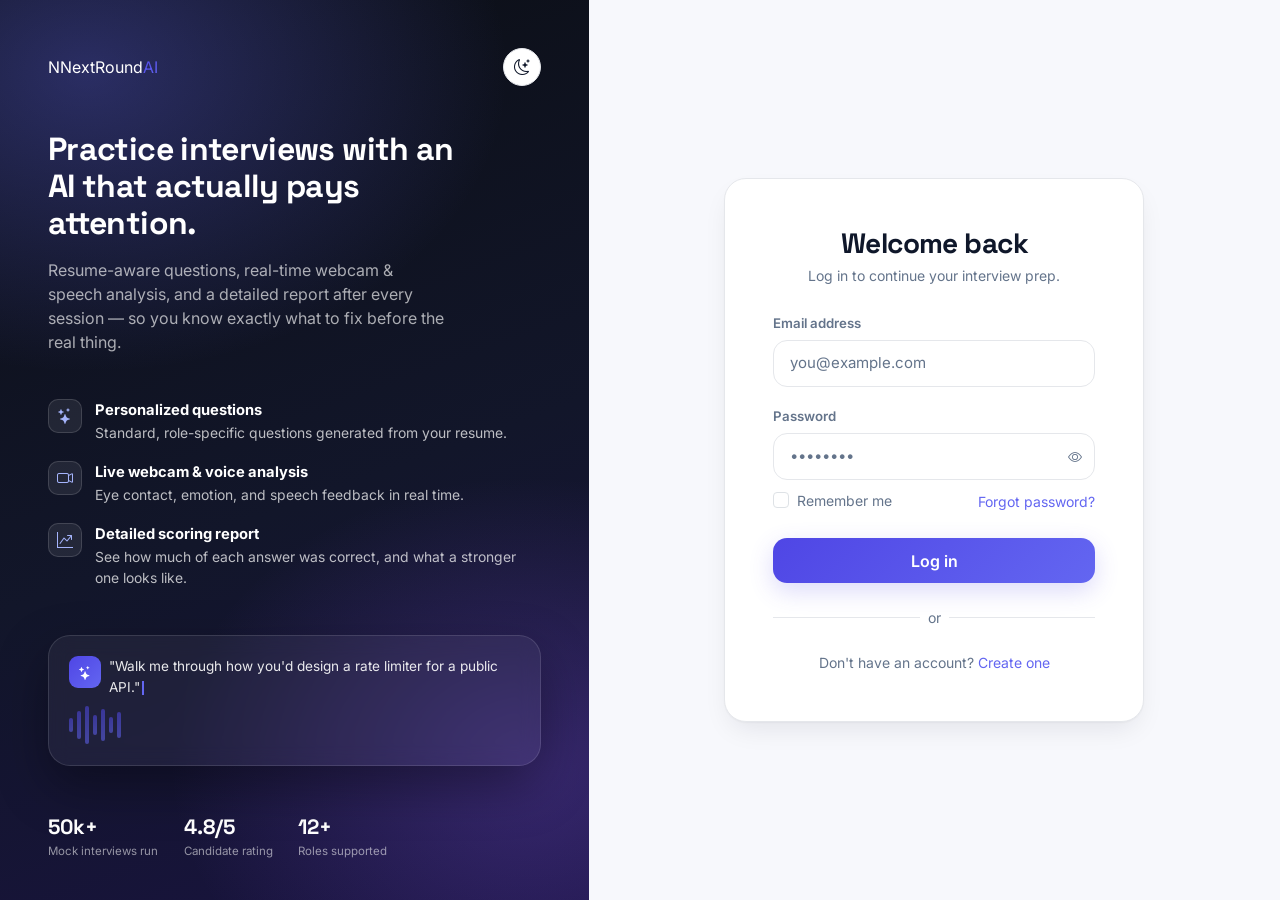
<file: frontend/interview.html>
<!DOCTYPE html>
<html lang="en" data-theme="light">
<head>
<meta charset="UTF-8"><meta name="viewport" content="width=device-width, initial-scale=1.0">
<title>Interview in progress — NextRound AI</title>
<link href="https://fonts.googleapis.com/css2?family=Space+Grotesk:wght@500;600;700&family=Inter:wght@400;500;600;700&family=JetBrains+Mono:wght@500;600&display=swap" rel="stylesheet">
<link href="https://cdn.jsdelivr.net/npm/bootstrap@5.3.3/dist/css/bootstrap.min.css" rel="stylesheet">
<link href="https://cdn.jsdelivr.net/npm/bootstrap-icons@1.11.3/font/bootstrap-icons.css" rel="stylesheet">
<link href="css/style.css" rel="stylesheet">
<style>
body{background:var(--bg) !important;}
.iv-topbar{
  position:fixed;top:0;left:0;right:0;z-index:900;
  background:var(--nav-bg);backdrop-filter:blur(16px);border-bottom:1px solid var(--border);
  padding:.85rem 1.25rem;
}
.iv-main{padding:6.5rem 1.25rem 2.5rem;max-width:1200px;margin:0 auto;}
.cam-frame{
  position:relative;border-radius:20px;overflow:hidden;height:340px;
  background:radial-gradient(circle at 50% 35%, rgba(99,102,241,.25), rgba(11,15,25,.9) 70%);
  border:1px solid var(--border);
  display:flex;align-items:center;justify-content:center;
}
.face-box{
  position:absolute;width:150px;height:190px;top:60px;left:calc(50% - 75px);
  border:2px solid var(--success);border-radius:14px;
  box-shadow:0 0 20px rgba(52,211,153,.4);
  animation:facepulse 2.4s ease-in-out infinite;
}
@keyframes facepulse{0%,100%{border-color:var(--success);}50%{border-color:var(--primary-2);}}
.cam-overlay-tag{
  position:absolute;top:12px;left:12px;background:rgba(0,0,0,.45);color:#fff;
  padding:.3rem .7rem;border-radius:8px;font-size:.72rem;font-family:'JetBrains Mono',monospace;
}
.cam-warning{
  position:absolute;bottom:12px;left:50%;transform:translateX(-50%);
  background:rgba(248,113,113,.9);color:#fff;padding:.4rem 1rem;border-radius:99px;
  font-size:.78rem;font-weight:600;display:none;align-items:center;gap:.4rem;
}
.mic-btn{
  width:64px;height:64px;border-radius:50%;border:none;
  background:var(--grad-main);color:#fff;font-size:1.4rem;
  display:flex;align-items:center;justify-content:center;
  box-shadow:0 8px 24px rgba(99,102,241,.4); transition:.2s;
}
.mic-btn.listening{animation:mic-pulse 1.4s infinite;}
@keyframes mic-pulse{0%{box-shadow:0 0 0 0 rgba(248,113,113,.5);}70%{box-shadow:0 0 0 16px rgba(248,113,113,0);}100%{box-shadow:0 0 0 0 rgba(248,113,113,0);}}
.transcript-box{
  height:150px;overflow-y:auto;background:var(--surface);border:1px solid var(--border);
  border-radius:12px;padding:.9rem 1rem;font-size:.9rem;line-height:1.5;
}
.emo-bar-row{display:flex;align-items:center;gap:.6rem;margin-bottom:.4rem;}
.emo-bar-row .lbl{width:64px;font-size:.72rem;color:var(--text-muted);}
.emo-bar-row .track{flex:1;height:6px;border-radius:99px;background:var(--surface);overflow:hidden;}
.emo-bar-row .fill{height:100%;border-radius:99px;transition:width .8s ease;}
</style>
</head>
<body>

<div class="iv-topbar">
  <div class="d-flex justify-content-between align-items-center flex-wrap gap-2">
    <div class="d-flex align-items-center gap-3">
      <a href="dashboard.html" class="btn-nr-ghost btn btn-sm" onclick="return confirm('Leave interview? Progress will be lost.');"><i class="bi bi-x-lg"></i></a>
      <span class="pill" id="typeBadge"><i class="bi bi-cpu"></i> Technical</span>
      <span class="pill" id="roleBadge">AI Engineer</span>
      <span class="pill pill-live"><span class="pill-dot"></span> Live</span>
    </div>
    <div class="d-flex align-items-center gap-3">
      <div class="timer fw-bold fs-5" id="timerDisplay">20:00</div>
      <button class="theme-toggle" onclick="toggleTheme()"><i class="bi bi-moon-stars"></i></button>
    </div>
  </div>
  <div class="nr-progress mt-2"><div class="bar" id="ivProgress" style="width:8%;"></div></div>
</div>

<div class="iv-main">
  <div class="d-flex justify-content-between align-items-center mb-3">
    <div class="eyebrow" id="qCounter">Question 1 of 6</div>
  </div>

  <div class="glass-card p-4 mb-4">
    <div class="d-flex gap-3 align-items-start">
      <div class="rounded-circle d-flex align-items-center justify-content-center flex-shrink-0" style="width:40px;height:40px;background:var(--grad-main);"><i class="bi bi-stars text-white"></i></div>
      <div>
        <div class="text-muted-custom small mb-1">AI Interviewer</div>
        <div class="fs-5 fw-medium" id="questionText">Loading your personalized question…</div>
      </div>
    </div>
  </div>

  <div class="row g-4">
    <!-- camera + analysis -->
    <div class="col-lg-6">
      <div class="cam-frame mb-3">
        <div class="cam-overlay-tag"><i class="bi bi-camera-video-fill me-1"></i> <span id="camLiveLabel">Live</span></div>
        <div class="cam-overlay-tag" style="left:auto;right:12px;" id="eyeContactTag">Eye contact: —%</div>
        <video id="camVideo" autoplay muted playsinline style="width:100%;height:100%;object-fit:cover;display:none;"></video>
        <canvas id="camCanvas" style="display:none;"></canvas>
        <i class="bi bi-person-fill" id="camFallbackIcon" style="font-size:5.5rem;color:rgba(255,255,255,.25);"></i>
        <div class="face-box" id="camFaceBox" style="display:none;"></div>
        <div class="cam-warning" id="camWarning"><i class="bi bi-exclamation-triangle-fill"></i> Please look at the camera</div>
      </div>
      <div class="row g-3">
        <div class="col-6">
          <div class="glass-card p-3">
            <div class="text-muted-custom small mb-1">Head pose</div>
            <div class="fw-semibold" id="headPose">Centered</div>
          </div>
        </div>
        <div class="col-6">
          <div class="glass-card p-3">
            <div class="text-muted-custom small mb-1">Face visibility</div>
            <div class="fw-semibold text-success" id="faceVis">Clear</div>
          </div>
        </div>
      </div>
      <div class="glass-card p-3 mt-3">
        <div class="fw-semibold small mb-2"><i class="bi bi-emoji-smile me-1"></i> Live emotion</div>
        <div class="emo-bar-row"><div class="lbl">Happy</div><div class="track"><div class="fill" id="emo-happy" style="width:20%;background:var(--success);"></div></div></div>
        <div class="emo-bar-row"><div class="lbl">Neutral</div><div class="track"><div class="fill" id="emo-neutral" style="width:55%;background:var(--primary-2);"></div></div></div>
        <div class="emo-bar-row"><div class="lbl">Sad</div><div class="track"><div class="fill" id="emo-sad" style="width:5%;background:#818CF8;"></div></div></div>
        <div class="emo-bar-row"><div class="lbl">Angry</div><div class="track"><div class="fill" id="emo-angry" style="width:3%;background:var(--danger);"></div></div></div>
        <div class="emo-bar-row"><div class="lbl">Fear</div><div class="track"><div class="fill" id="emo-fear" style="width:4%;background:var(--violet);"></div></div></div>
        <div class="emo-bar-row"><div class="lbl">Surprise</div><div class="track"><div class="fill" id="emo-surprise" style="width:13%;background:var(--warning);"></div></div></div>
      </div>
    </div>

    <!-- transcript + mic -->
    <div class="col-lg-6">
      <div class="glass-card p-4 h-100 d-flex flex-column">
        <div class="d-flex justify-content-between align-items-center mb-3">
          <div class="fw-semibold"><i class="bi bi-mic me-1"></i> Your answer</div>
          <span class="pill" id="micStatusPill"><span class="pill-dot" style="background:var(--text-muted);"></span> Mic off</span>
        </div>
        <label class="form-label-nr">Live transcript (editable)</label>
        <textarea class="transcript-box form-control-nr mb-3" id="transcriptBox" placeholder="Your spoken answer will appear here as you talk. You can edit it anytime."></textarea>
        <div class="d-flex align-items-center justify-content-center gap-4 my-3">
          <button class="mic-btn" id="micBtn" onclick="toggleMic()"><i class="bi bi-mic-fill" id="micIcon"></i></button>
        </div>
        <div class="waveform justify-content-center mb-3" id="waveform" style="opacity:.2;"><span></span><span></span><span></span><span></span><span></span><span></span><span></span></div>
        <div class="mt-auto d-flex gap-2">
          <button class="btn-nr-ghost btn" id="prevBtn" onclick="prevQuestion()" disabled><i class="bi bi-arrow-left"></i></button>
          <button class="btn-nr-outline btn flex-grow-1" onclick="skipQuestion()">Skip</button>
          <button class="btn-nr-primary btn flex-grow-1" id="submitBtn" onclick="submitAnswer()">Submit answer</button>
        </div>
      </div>
    </div>
  </div>
</div>

<script src="https://cdn.jsdelivr.net/npm/bootstrap@5.3.3/dist/js/bootstrap.bundle.min.js"></script>
<script src="js/api.js"></script>
<script src="js/main.js"></script>
<script>
requireAuth();

/* ---------- resolve interview id from URL ---------- */
const urlParams = new URLSearchParams(window.location.search);
const interviewId = urlParams.get('id');
if (!interviewId) {
  showToast('No interview selected — redirecting to setup.', 'danger');
  setTimeout(()=> window.location.href = 'interview_setup.html', 1200);
}

let questions = [];
let currentQIndex = 0;
let totalQ = 0;
let secondsLeft = 20 * 60;
let timerInterval = null;
const answersLocal = {}; // question_id -> transcript text typed so far, so Previous doesn't lose it

function renderQuestion(index){
  // Stash whatever's currently in the box against the question we're leaving,
  // so coming back to it (via Previous) restores it instead of showing blank.
  if (questions[currentQIndex]) {
    answersLocal[questions[currentQIndex].id] = document.getElementById('transcriptBox').value;
  }

  currentQIndex = index;
  const q = questions[index];
  document.getElementById('questionText').textContent = q.question_text;
  document.getElementById('qCounter').textContent = `Question ${index+1} of ${totalQ}`;
  document.getElementById('ivProgress').style.width = ((index+1)/totalQ*100)+'%';
  document.getElementById('transcriptBox').value = answersLocal[q.id] || '';
  document.getElementById('prevBtn').disabled = (index === 0);
  if (listening) toggleMic();
}

function prevQuestion(){
  if (currentQIndex === 0) return;
  renderQuestion(currentQIndex - 1);
}

function startTimer(durationMinutes){
  secondsLeft = (durationMinutes || 20) * 60;
  const timerEl = document.getElementById('timerDisplay');
  function tick(){
    if (secondsLeft <= 0){ finishInterview(); return; }
    secondsLeft--;
    const m = String(Math.floor(secondsLeft/60)).padStart(2,'0');
    const s = String(secondsLeft%60).padStart(2,'0');
    timerEl.textContent = `${m}:${s}`;
  }
  clearInterval(timerInterval);
  timerInterval = setInterval(tick, 1000);
}

/* ---------- webcam: real getUserMedia feed + periodic frame analysis ---------- */
const video = document.getElementById('camVideo');
const canvas = document.getElementById('camCanvas');
const fallbackIcon = document.getElementById('camFallbackIcon');
const faceBox = document.getElementById('camFaceBox');
let webcamActive = false;
let frameTimestamp = 0;
let visionInterval = null, emotionInterval = null;

async function initWebcam(){
  try {
    const stream = await navigator.mediaDevices.getUserMedia({ video: { width: 480, height: 360 }, audio: false });
    video.srcObject = stream;
    video.style.display = 'block';
    fallbackIcon.style.display = 'none';
    faceBox.style.display = 'block';
    webcamActive = true;
    document.getElementById('camLiveLabel').textContent = 'Live';

    // Send a frame for vision + emotion analysis every 3 seconds.
    visionInterval = setInterval(()=> captureAndAnalyze('vision'), 3000);
    emotionInterval = setInterval(()=> captureAndAnalyze('emotion'), 3000);
  } catch (err) {
    document.getElementById('camLiveLabel').textContent = 'Camera unavailable';
    showToast('Camera access was denied or unavailable — webcam analysis is disabled for this session.', 'info');
  }
}

function grabFrameBase64(){
  canvas.width = video.videoWidth || 480;
  canvas.height = video.videoHeight || 360;
  const ctx = canvas.getContext('2d');
  ctx.drawImage(video, 0, 0, canvas.width, canvas.height);
  return canvas.toDataURL('image/jpeg', 0.7);
}

async function captureAndAnalyze(kind){
  if (!webcamActive || video.readyState < 2) return;
  const base64 = grabFrameBase64();
  frameTimestamp += 3;
  try {
    if (kind === 'vision') {
      const result = await InterviewAPI.visionFrame(interviewId, base64, frameTimestamp);
      renderVisionResult(result);
    } else {
      const result = await InterviewAPI.emotionFrame(interviewId, base64, frameTimestamp);
      renderEmotionResult(result);
    }
  } catch (err) {
    // Non-fatal — skip this frame's analysis and try again on the next tick.
    console.warn(`${kind}-frame analysis failed:`, err.message);
  }
}

function renderVisionResult(result){
  document.getElementById('eyeContactTag').textContent = `Eye contact: ${Math.round(result.eye_contact_pct)}%`;
  document.getElementById('camWarning').style.display = result.eye_contact_pct < 60 || !result.face_visible ? 'flex' : 'none';
  const headPoseEl = document.getElementById('headPose');
  headPoseEl.textContent = result.head_pose;
  const faceVisEl = document.getElementById('faceVis');
  faceVisEl.textContent = result.face_visible ? (result.multiple_faces_detected ? 'Multiple faces' : 'Clear') : 'Not detected';
  faceVisEl.className = 'fw-semibold ' + (result.face_visible && !result.multiple_faces_detected ? 'text-success' : '');
  faceVisEl.style.color = (!result.face_visible || result.multiple_faces_detected) ? 'var(--warning)' : '';
}

function renderEmotionResult(scores){
  const colors = { happy:'var(--success)', neutral:'var(--primary-2)', sad:'#818CF8', angry:'var(--danger)', fear:'var(--violet)', surprise:'var(--warning)' };
  Object.entries(scores).forEach(([emotion, pct])=>{
    const el = document.getElementById('emo-'+emotion);
    if (el) el.style.width = Math.round(pct) + '%';
  });
}

/* ---------- mic: real MediaRecorder -> Whisper transcription ---------- */
let listening = false;
let mediaRecorder = null;
let audioChunks = [];

async function toggleMic(){
  const btn = document.getElementById('micBtn');
  const icon = document.getElementById('micIcon');
  const pill = document.getElementById('micStatusPill');
  const wf = document.getElementById('waveform');

  if (!listening) {
    try {
      const stream = await navigator.mediaDevices.getUserMedia({ audio: true });
      mediaRecorder = new MediaRecorder(stream);
      audioChunks = [];
      mediaRecorder.ondataavailable = (e) => audioChunks.push(e.data);
      mediaRecorder.start();

      listening = true;
      btn.classList.add('listening');
      wf.style.opacity = '1';
      icon.className = 'bi bi-mic-fill';
      pill.innerHTML = '<span class="pill-dot pill-live" style="background:var(--danger);"></span> Listening…';
    } catch (err) {
      showToast('Microphone access was denied — you can still type your answer.', 'danger');
    }
  } else {
    listening = false;
    btn.classList.remove('listening');
    wf.style.opacity = '.2';
    pill.innerHTML = '<span class="pill-dot pill-live" style="background:var(--warning);"></span> Transcribing…';

    mediaRecorder.addEventListener('stop', async () => {
      const audioBlob = new Blob(audioChunks, { type: 'audio/webm' });
      mediaRecorder.stream.getTracks().forEach(t => t.stop());
      try {
        const question = questions[currentQIndex];
        const { transcript_text } = await InterviewAPI.submitAnswerAudio(interviewId, question.id, audioBlob);
        const box = document.getElementById('transcriptBox');
        box.value = (box.value + ' ' + transcript_text).trim();
        pill.innerHTML = '<span class="pill-dot" style="background:var(--text-muted);"></span> Mic off';
      } catch (err) {
        showToast(err.message, 'danger');
        pill.innerHTML = '<span class="pill-dot" style="background:var(--text-muted);"></span> Mic off';
      }
    }, { once: true });

    mediaRecorder.stop();
  }
}

/* ---------- question flow ---------- */
async function submitAnswer(){
  const val = document.getElementById('transcriptBox').value.trim();
  if (!val){ showToast('Record or type an answer before submitting.', 'danger'); return; }

  const btn = document.getElementById('submitBtn');
  const originalHtml = btn.innerHTML;
  btn.disabled = true;
  btn.innerHTML = '<span class="spinner-ring"></span> Submitting...';

  try {
    const question = questions[currentQIndex];
    await InterviewAPI.submitAnswer(interviewId, { question_id: question.id, transcript_text: val, was_skipped: false });
    showToast('Answer submitted.', 'success');
    advanceQuestion();
  } catch (err) {
    showToast(err.message, 'danger');
  } finally {
    btn.disabled = false;
    btn.innerHTML = originalHtml;
  }
}

async function skipQuestion(){
  try {
    const question = questions[currentQIndex];
    await InterviewAPI.submitAnswer(interviewId, { question_id: question.id, transcript_text: '', was_skipped: true });
    showToast('Question skipped.', 'info');
    advanceQuestion();
  } catch (err) {
    showToast(err.message, 'danger');
  }
}

function advanceQuestion(){
  const nextIndex = currentQIndex + 1;
  if (nextIndex >= totalQ) { finishInterview(); return; }
  renderQuestion(nextIndex);
}

async function finishInterview(){
  clearInterval(timerInterval);
  clearInterval(visionInterval);
  clearInterval(emotionInterval);
  if (video.srcObject) video.srcObject.getTracks().forEach(t => t.stop());

  showToast('Interview complete! Evaluating your answers with Gemini…', 'success');
  try {
    await InterviewAPI.complete(interviewId);
    setTimeout(()=> window.location.href = `result.html?id=${interviewId}`, 1000);
  } catch (err) {
    showToast(err.message, 'danger');
  }
}

/* ---------- reflect the setup choices (role / type / duration) on this page ---------- */
const TYPE_ICONS = { HR: 'bi-people', Technical: 'bi-cpu', Coding: 'bi-code-slash', Aptitude: 'bi-puzzle' };

function applyInterviewMeta(){
  let meta = null;
  try {
    const raw = sessionStorage.getItem('nr-interview-meta');
    if (raw) {
      const parsed = JSON.parse(raw);
      // Only trust it if it matches the interview we're actually running —
      // guards against a stale entry from a previous interview in this tab.
      if (String(parsed.interview_id) === String(interviewId)) meta = parsed;
    }
  } catch { /* ignore malformed/missing session data */ }

  if (!meta) return null;

  const icon = TYPE_ICONS[meta.interview_type] || 'bi-cpu';
  document.getElementById('typeBadge').innerHTML = `<i class="bi ${icon}"></i> ${meta.interview_type}`;
  document.getElementById('roleBadge').textContent = meta.job_role;
  return meta;
}

/* ---------- boot ---------- */
(async function boot(){
  if (!interviewId) return;
  const meta = applyInterviewMeta();
  await initWebcam();
  try {
    const q = await InterviewAPI.questions(interviewId);
    questions = q;
    totalQ = q.length;
    if (!totalQ) throw new Error('This interview has no questions.');
    renderQuestion(0);
    startTimer(meta ? meta.duration_minutes : 20);
  } catch (err) {
    showToast(err.message, 'danger');
  }
})();
</script>
</body>
</html>
</file>
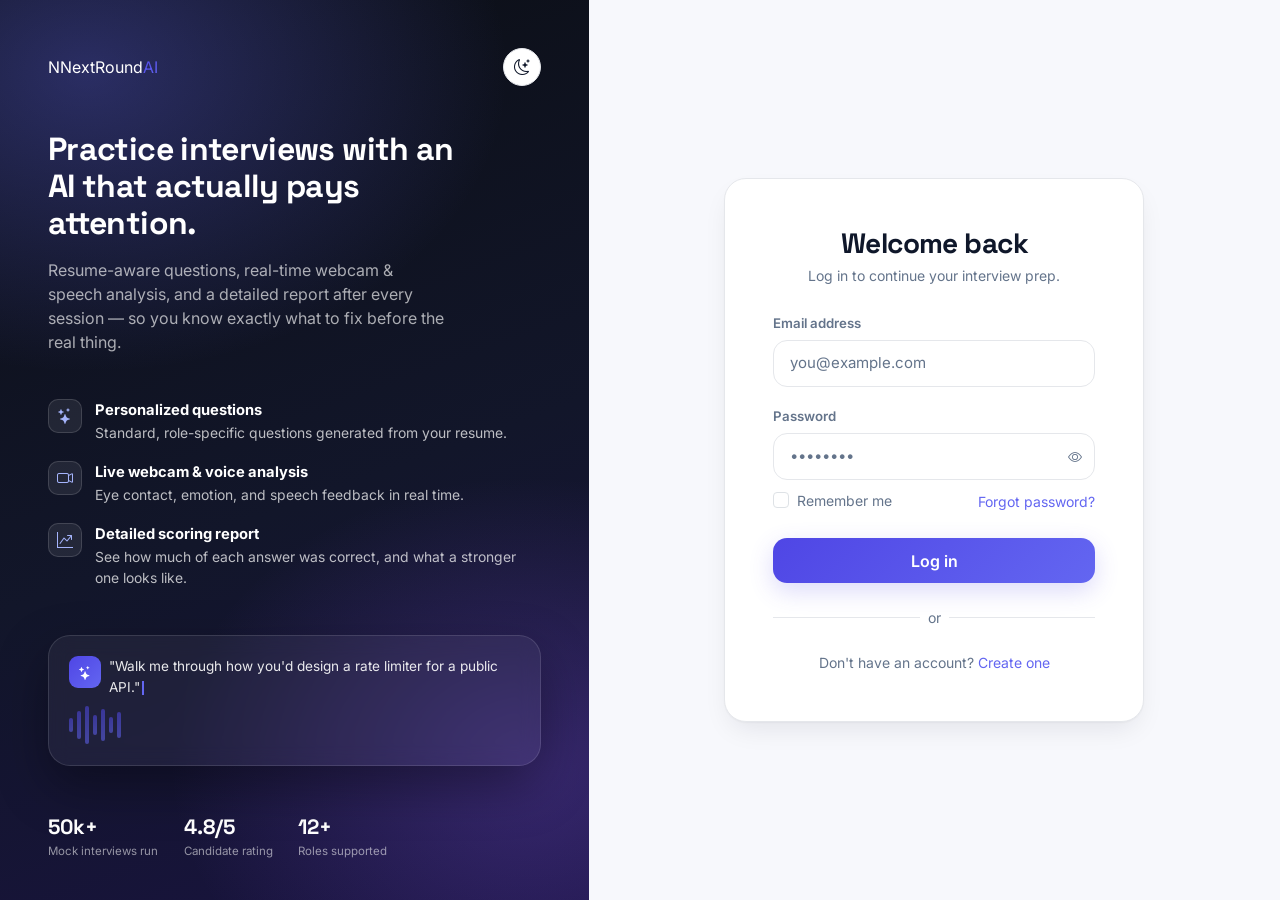
<file: frontend/interview_setup.html>
<!DOCTYPE html>
<html lang="en" data-theme="light">
<head>
<meta charset="UTF-8"><meta name="viewport" content="width=device-width, initial-scale=1.0">
<title>New Interview — NextRound AI</title>
<link href="https://fonts.googleapis.com/css2?family=Space+Grotesk:wght@500;600;700&family=Inter:wght@400;500;600;700&family=JetBrains+Mono:wght@500;600&display=swap" rel="stylesheet">
<link href="https://cdn.jsdelivr.net/npm/bootstrap@5.3.3/dist/css/bootstrap.min.css" rel="stylesheet">
<link href="https://cdn.jsdelivr.net/npm/bootstrap-icons@1.11.3/font/bootstrap-icons.css" rel="stylesheet">
<link href="css/style.css" rel="stylesheet">
<style>
.choice-card{
  border:1px solid var(--border); border-radius:16px; padding:1.1rem; cursor:pointer;
  background:var(--surface); transition:.18s; text-align:center; height:100%;
}
.choice-card:hover{border-color:rgba(99,102,241,.4);}
.choice-card.selected{border-color:var(--primary-2); background:linear-gradient(135deg,rgba(99,102,241,.14),rgba(34,211,238,.08)); box-shadow:0 0 0 1px var(--primary-2) inset;}
.choice-card i{font-size:1.5rem;color:var(--primary-2);}
</style>
</head>
<body>

<div class="topbar-mobile">
  <button class="btn btn-sm text-body" onclick="toggleSidebar()"><i class="bi bi-list fs-3"></i></button>
  <a class="navbar-brand mb-0" href="index.html" style="font-family:'Space Grotesk';font-weight:700;"><span class="brand-mark">N</span> NextRound</a>
  <button class="theme-toggle" onclick="toggleTheme()"><i class="bi bi-moon-stars"></i></button>
</div>

<div class="app-shell">
  <aside class="app-sidebar" id="sidebar">
    <div class="sidebar-brand"><span class="brand-mark">N</span> NextRound<span class="text-gradient">AI</span></div>
    <a href="dashboard.html" class="side-link"><i class="bi bi-grid-1x2-fill"></i> Dashboard</a>
    <a href="profile.html" class="side-link"><i class="bi bi-person"></i> Profile</a>
    <a href="resume.html" class="side-link"><i class="bi bi-file-earmark-text"></i> Resume</a>
    <a href="interview_setup.html" class="side-link active"><i class="bi bi-camera-video"></i> New Interview</a>
    <a href="history.html" class="side-link"><i class="bi bi-clock-history"></i> History</a>
    <div class="sidebar-section-label">Account</div>
    <a href="admin.html" class="side-link"><i class="bi bi-speedometer2"></i> Admin panel</a>
    <a href="#" class="side-link" onclick="doLogout(event)"><i class="bi bi-box-arrow-right"></i> Log out</a>
  </aside>

  <main class="app-main">
    <h3 class="fw-bold mb-1">Set up your interview</h3>
    <p class="text-muted-custom mb-4">Gemini will generate personalized questions from your uploaded resume.</p>

    <div class="glass-card p-4 p-md-5">
      <!-- Interview type -->
      <div class="mb-4">
        <div class="form-label-nr mb-3">Interview type</div>
        <div class="row g-3" id="typeGroup">
          <div class="col-6 col-md-3"><div class="choice-card" data-value="HR" onclick="select('typeGroup', this)"><i class="bi bi-people d-block mb-2"></i><div class="fw-semibold small">HR</div></div></div>
          <div class="col-6 col-md-3"><div class="choice-card selected" data-value="Technical" onclick="select('typeGroup', this)"><i class="bi bi-cpu d-block mb-2"></i><div class="fw-semibold small">Technical</div></div></div>
          <div class="col-6 col-md-3"><div class="choice-card" data-value="Coding" onclick="select('typeGroup', this)"><i class="bi bi-code-slash d-block mb-2"></i><div class="fw-semibold small">Coding</div></div></div>
          <div class="col-6 col-md-3"><div class="choice-card" data-value="Aptitude" onclick="select('typeGroup', this)"><i class="bi bi-puzzle d-block mb-2"></i><div class="fw-semibold small">Aptitude</div></div></div>
        </div>
      </div>

      <!-- Difficulty -->
      <div class="mb-4">
        <div class="form-label-nr mb-3">Difficulty</div>
        <div class="row g-3" id="diffGroup">
          <div class="col-4"><div class="choice-card" data-value="Beginner" onclick="select('diffGroup', this)"><i class="bi bi-star d-block mb-2"></i><div class="fw-semibold small">Beginner</div></div></div>
          <div class="col-4"><div class="choice-card selected" data-value="Intermediate" onclick="select('diffGroup', this)"><i class="bi bi-star-half d-block mb-2"></i><div class="fw-semibold small">Intermediate</div></div></div>
          <div class="col-4"><div class="choice-card" data-value="Advanced" onclick="select('diffGroup', this)"><i class="bi bi-stars d-block mb-2"></i><div class="fw-semibold small">Advanced</div></div></div>
        </div>
      </div>

      <div class="row g-4">
        <div class="col-md-6">
          <label class="form-label-nr">Job role</label>
          <select class="form-select form-select-nr" id="jobRole" onchange="onRoleChange()">
            <optgroup label="Software & AI">
              <option>Frontend Developer</option>
              <option>Backend Developer</option>
              <option>Full Stack Developer</option>
              <option>Python Developer</option>
              <option>Java Developer</option>
              <option selected>AI Engineer</option>
              <option>Machine Learning Engineer</option>
              <option>Data Scientist</option>
              <option>Data Analyst</option>
              <option>DevOps Engineer</option>
              <option>Mobile App Developer</option>
              <option>QA / SDET</option>
            </optgroup>
            <optgroup label="Product & Design">
              <option>Product Manager</option>
              <option>UI/UX Designer</option>
              <option>Business Analyst</option>
            </optgroup>
            <optgroup label="Other">
              <option value="__custom">Other (type your own)</option>
            </optgroup>
          </select>
          <input type="text" class="form-control form-control-nr mt-2 d-none" id="jobRoleCustom" placeholder="e.g. Site Reliability Engineer">
        </div>
        <div class="col-md-3">
          <label class="form-label-nr">Duration</label>
          <select class="form-select form-select-nr" id="duration">
            <option value="10">10 minutes</option>
            <option value="20" selected>20 minutes</option>
            <option value="30">30 minutes</option>
          </select>
        </div>
        <div class="col-md-3">
          <label class="form-label-nr">Language</label>
          <select class="form-select form-select-nr" id="language">
            <option selected>English</option>
          </select>
        </div>
      </div>

      <div class="glass-card-strong p-3 mt-4 d-flex align-items-center gap-3" id="resumeStatusCard">
        <i class="bi bi-hourglass-split fs-4 text-muted-custom"></i>
        <div class="small">
          <div class="fw-semibold" id="resumeStatusTitle">Checking your resume…</div>
          <div class="text-muted-custom" id="resumeStatusSubtitle">One moment.</div>
        </div>
      </div>

      <button class="btn-nr-primary btn btn-lg w-100 mt-4" id="startBtn" onclick="startInterview()">
        <i class="bi bi-play-fill me-1"></i> Start interview
      </button>
    </div>
  </main>
</div>

<script src="https://cdn.jsdelivr.net/npm/bootstrap@5.3.3/dist/js/bootstrap.bundle.min.js"></script>
<script src="js/api.js"></script>
<script src="js/main.js"></script>
<script>
requireAuth();
function select(groupId, el){
  document.querySelectorAll('#'+groupId+' .choice-card').forEach(c=>c.classList.remove('selected'));
  el.classList.add('selected');
}

function onRoleChange(){
  const select = document.getElementById('jobRole');
  const custom = document.getElementById('jobRoleCustom');
  const isCustom = select.value === '__custom';
  custom.classList.toggle('d-none', !isCustom);
  if (isCustom) custom.focus();
}

function getSelectedRole(){
  const select = document.getElementById('jobRole');
  if (select.value === '__custom') {
    return document.getElementById('jobRoleCustom').value.trim();
  }
  return select.value;
}

(async function checkResume(){
  const icon = document.querySelector('#resumeStatusCard i');
  try {
    const resume = await ResumeAPI.active();
    icon.className = 'bi bi-file-earmark-check fs-4 text-success';
    document.getElementById('resumeStatusTitle').textContent = `${resume.filename} is linked`;
    document.getElementById('resumeStatusSubtitle').textContent = resume.embedded
      ? 'Questions will be personalized using RAG over this resume.'
      : 'Still finishing embeddings — questions may be more general for now.';
  } catch {
    icon.className = 'bi bi-exclamation-triangle fs-4';
    icon.style.color = 'var(--warning)';
    document.getElementById('resumeStatusTitle').textContent = 'No resume uploaded yet';
    document.getElementById('resumeStatusSubtitle').innerHTML =
      'Questions will be generic. <a href="resume.html" style="color:var(--primary-2);">Upload one first &rarr;</a>';
  }
})();

async function startInterview(){
  const type = document.querySelector('#typeGroup .selected').dataset.value;
  const difficulty = document.querySelector('#diffGroup .selected').dataset.value;
  const role = getSelectedRole();
  const duration = parseInt(document.getElementById('duration').value, 10);
  const language = document.getElementById('language').value;

  if (!role) { showToast('Enter the job role you want to practice for.', 'danger'); return; }

  const btn = document.getElementById('startBtn');
  const originalHtml = btn.innerHTML;
  btn.disabled = true;
  btn.innerHTML = '<span class="spinner-ring"></span> Generating personalized questions…';

  try {
    const interview = await InterviewAPI.create({
      interview_type: type,
      difficulty: difficulty,
      job_role: role,
      duration_minutes: duration,
      language: language,
    });
    // interview.html has no dedicated "get single interview" endpoint to re-fetch
    // these from, so pass the just-chosen setup straight through the session —
    // this is what makes the role/type badge and timer on the interview page
    // reflect what was actually selected here, instead of a hardcoded default.
    sessionStorage.setItem('nr-interview-meta', JSON.stringify({
      interview_id: interview.id,
      job_role: role,
      interview_type: type,
      difficulty: difficulty,
      duration_minutes: duration,
    }));
    window.location.href = `interview.html?id=${interview.id}`;
  } catch (err) {
    showToast(err.message, 'danger');
    btn.disabled = false;
    btn.innerHTML = originalHtml;
  }
}
</script>
</body>
</html>
</file>
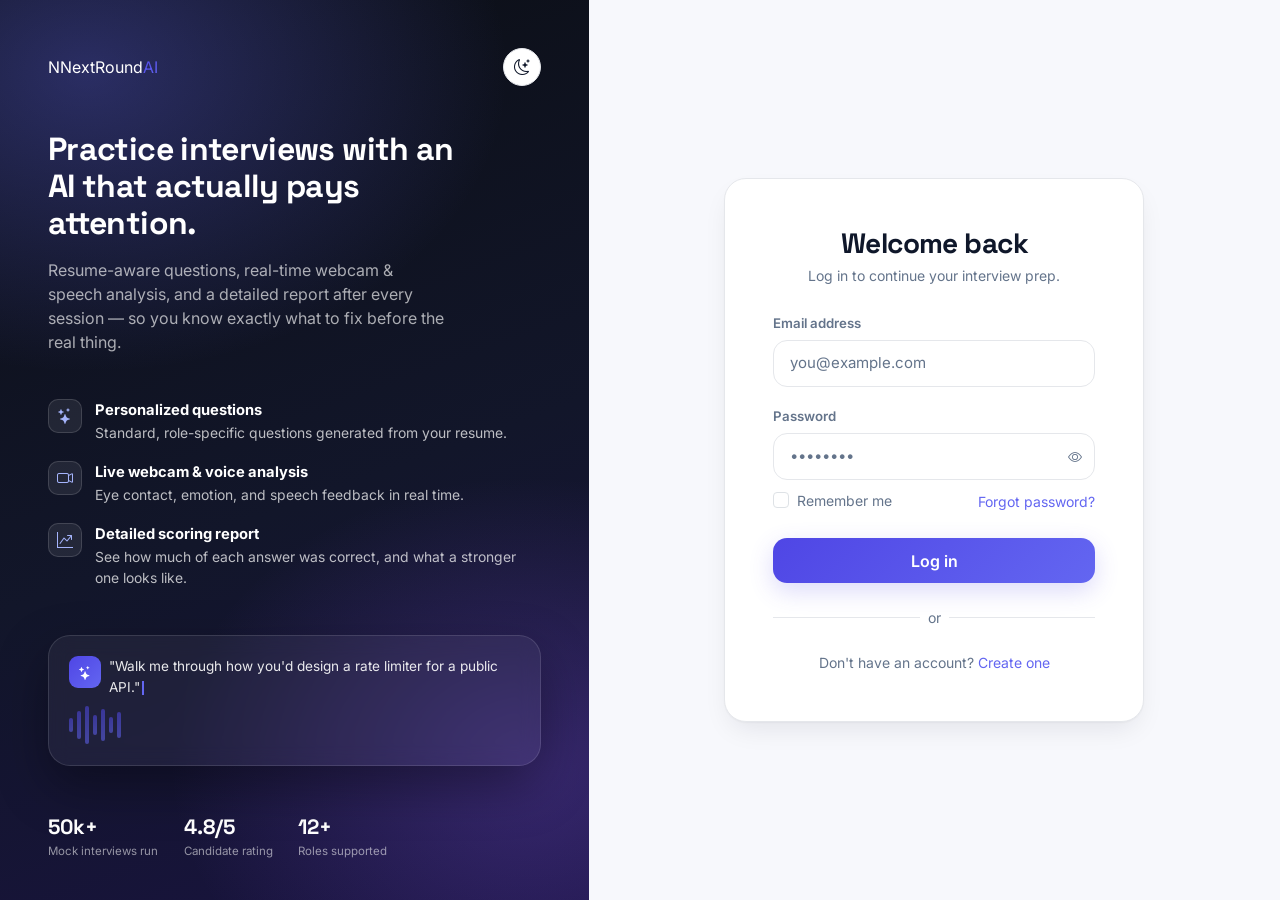
<file: frontend/login.html>
<!DOCTYPE html>
<html lang="en" data-theme="light">
<head>
<meta charset="UTF-8"><meta name="viewport" content="width=device-width, initial-scale=1.0">
<title>Log in — NextRound AI</title>
<link href="https://fonts.googleapis.com/css2?family=Space+Grotesk:wght@500;600;700&family=Inter:wght@400;500;600;700&family=JetBrains+Mono:wght@500;600&display=swap" rel="stylesheet">
<link href="https://cdn.jsdelivr.net/npm/bootstrap@5.3.3/dist/css/bootstrap.min.css" rel="stylesheet">
<link href="https://cdn.jsdelivr.net/npm/bootstrap-icons@1.11.3/font/bootstrap-icons.css" rel="stylesheet">
<link href="css/style.css" rel="stylesheet">
</head>
<body>

<div class="auth-shell">
  <!-- Branded visual panel: gives this the feel of a real AI interview platform,
       not just a bare login form. Hidden on small screens (see .auth-visual media query). -->
  <div class="auth-visual">
    <div class="d-flex justify-content-between align-items-center">
      <a class="navbar-brand" href="index.html"><span class="brand-mark">N</span>NextRound<span class="text-gradient">AI</span></a>
      <button class="theme-toggle" onclick="toggleTheme()" aria-label="Toggle theme"><i class="bi bi-moon-stars"></i></button>
    </div>

    <div class="auth-visual-copy my-4">
      <h2 class="fw-bold mb-3">Practice interviews with an AI that actually pays attention.</h2>
      <p class="mb-0">Resume-aware questions, real-time webcam &amp; speech analysis, and a detailed
        report after every session — so you know exactly what to fix before the real thing.</p>
    </div>

    <div>
      <div class="auth-feature-row">
        <i class="bi bi-stars"></i>
        <div class="txt"><strong>Personalized questions</strong>Standard, role-specific questions generated from your resume.</div>
      </div>
      <div class="auth-feature-row">
        <i class="bi bi-camera-video"></i>
        <div class="txt"><strong>Live webcam &amp; voice analysis</strong>Eye contact, emotion, and speech feedback in real time.</div>
      </div>
      <div class="auth-feature-row">
        <i class="bi bi-graph-up-arrow"></i>
        <div class="txt"><strong>Detailed scoring report</strong>See how much of each answer was correct, and what a stronger one looks like.</div>
      </div>
    </div>

    <div class="auth-mock-card mt-2">
      <div class="d-flex gap-2 align-items-start mb-2">
        <div class="mock-avatar"><i class="bi bi-stars text-white small"></i></div>
        <div class="mock-q">"Walk me through how you'd design a rate limiter for a public API."<span class="type-cursor"></span></div>
      </div>
      <div class="waveform mt-2" style="opacity:.55;"><span></span><span></span><span></span><span></span><span></span><span></span><span></span></div>
    </div>

    <div class="auth-stats-row mt-4">
      <div class="stat"><div class="num">50k+</div><div class="lbl">Mock interviews run</div></div>
      <div class="stat"><div class="num">4.8/5</div><div class="lbl">Candidate rating</div></div>
      <div class="stat"><div class="num">12+</div><div class="lbl">Roles supported</div></div>
    </div>
  </div>

  <!-- Form panel -->
  <div class="auth-form-panel">
    <div class="auth-form-inner reveal is-visible">
      <div class="glass-card p-4 p-md-5">
        <div class="text-center mb-4">
          <div class="brand-mark mx-auto mb-3 d-lg-none" style="width:46px;height:46px;font-size:1.2rem;">N</div>
          <h3 class="fw-bold mb-1">Welcome back</h3>
          <p class="text-muted-custom small mb-0">Log in to continue your interview prep.</p>
        </div>
        <form id="loginForm" onsubmit="handleLogin(event)" novalidate>
          <div class="mb-3">
            <label class="form-label-nr">Email address</label>
            <input type="email" class="form-control form-control-nr" id="loginEmail" placeholder="you@example.com" required>
            <div class="invalid-feedback-nr text-danger small mt-1 d-none" id="err-email">Enter a valid email address.</div>
          </div>
          <div class="mb-2">
            <label class="form-label-nr">Password</label>
            <div class="position-relative">
              <input type="password" class="form-control form-control-nr" id="loginPassword" placeholder="••••••••" required minlength="6">
              <button type="button" class="btn btn-sm position-absolute top-50 end-0 translate-middle-y me-1 text-muted-custom" onclick="togglePw('loginPassword', this)"><i class="bi bi-eye"></i></button>
            </div>
            <div class="invalid-feedback-nr text-danger small mt-1 d-none" id="err-pass">Password must be at least 6 characters.</div>
          </div>
          <div class="d-flex justify-content-between align-items-center mb-4 mt-2">
            <div class="form-check">
              <input class="form-check-input" type="checkbox" id="rememberMe">
              <label class="form-check-label small text-muted-custom" for="rememberMe">Remember me</label>
            </div>
            <a href="#" class="small" style="color:var(--primary-2);" data-bs-toggle="modal" data-bs-target="#forgotModal">Forgot password?</a>
          </div>
          <button class="btn-nr-primary btn w-100" type="submit" id="loginBtn">Log in</button>
        </form>
        <div class="d-flex align-items-center gap-2 my-4">
          <div class="flex-grow-1" style="height:1px;background:var(--border);"></div>
          <span class="text-muted-custom small">or</span>
          <div class="flex-grow-1" style="height:1px;background:var(--border);"></div>
        </div>
        <p class="text-center text-muted-custom small mb-0">Don't have an account? <a href="register.html" style="color:var(--primary-2);">Create one</a></p>
      </div>
    </div>
  </div>
</div>

<!-- Forgot password modal -->
<div class="modal fade" id="forgotModal" tabindex="-1">
  <div class="modal-dialog modal-dialog-centered">
    <div class="modal-content glass-card-strong" style="border-radius:20px;">
      <div class="modal-body p-4">
        <h5 class="fw-bold mb-2">Reset your password</h5>
        <p class="text-muted-custom small">Enter your email and we'll send a reset link.</p>
        <input type="email" class="form-control form-control-nr mb-3" placeholder="you@example.com">
        <button class="btn-nr-primary btn w-100" onclick="handleForgot()">Send reset link</button>
      </div>
    </div>
  </div>
</div>

<script src="https://cdn.jsdelivr.net/npm/bootstrap@5.3.3/dist/js/bootstrap.bundle.min.js"></script>
<script src="js/api.js"></script>
<script src="js/main.js"></script>
<script>
function togglePw(id, btn){
  const input = document.getElementById(id);
  const icon = btn.querySelector('i');
  if(input.type === 'password'){ input.type='text'; icon.className='bi bi-eye-slash'; }
  else { input.type='password'; icon.className='bi bi-eye'; }
}
async function handleLogin(e){
  e.preventDefault();
  const email = document.getElementById('loginEmail');
  const pass = document.getElementById('loginPassword');
  const remember = document.getElementById('rememberMe');
  let valid = true;
  const emailOk = /^[^\s@]+@[^\s@]+\.[^\s@]+$/.test(email.value);
  document.getElementById('err-email').classList.toggle('d-none', emailOk);
  if(!emailOk) valid = false;
  const passOk = pass.value.length >= 6;
  document.getElementById('err-pass').classList.toggle('d-none', passOk);
  if(!passOk) valid = false;
  if(!valid) return;

  const btn = document.getElementById('loginBtn');
  const originalHtml = btn.innerHTML;
  btn.disabled = true;
  btn.innerHTML = '<span class="spinner-ring"></span> Signing in...';

  try {
    const tokenResponse = await AuthAPI.login({
      email: email.value.trim(),
      password: pass.value,
      remember_me: remember.checked,
    });
    Auth.setSession(tokenResponse);
    showToast('Welcome back! Redirecting to your dashboard…', 'success');
    setTimeout(()=> window.location.href='dashboard.html', 700);
  } catch (err) {
    showToast(err.message, 'danger');
    btn.disabled = false;
    btn.innerHTML = originalHtml;
  }
}
function handleForgot(){
  bootstrap.Modal.getInstance(document.getElementById('forgotModal')).hide();
  showToast('If that email exists, a reset link is on its way.', 'info');
}
</script>
</body>
</html>
</file>
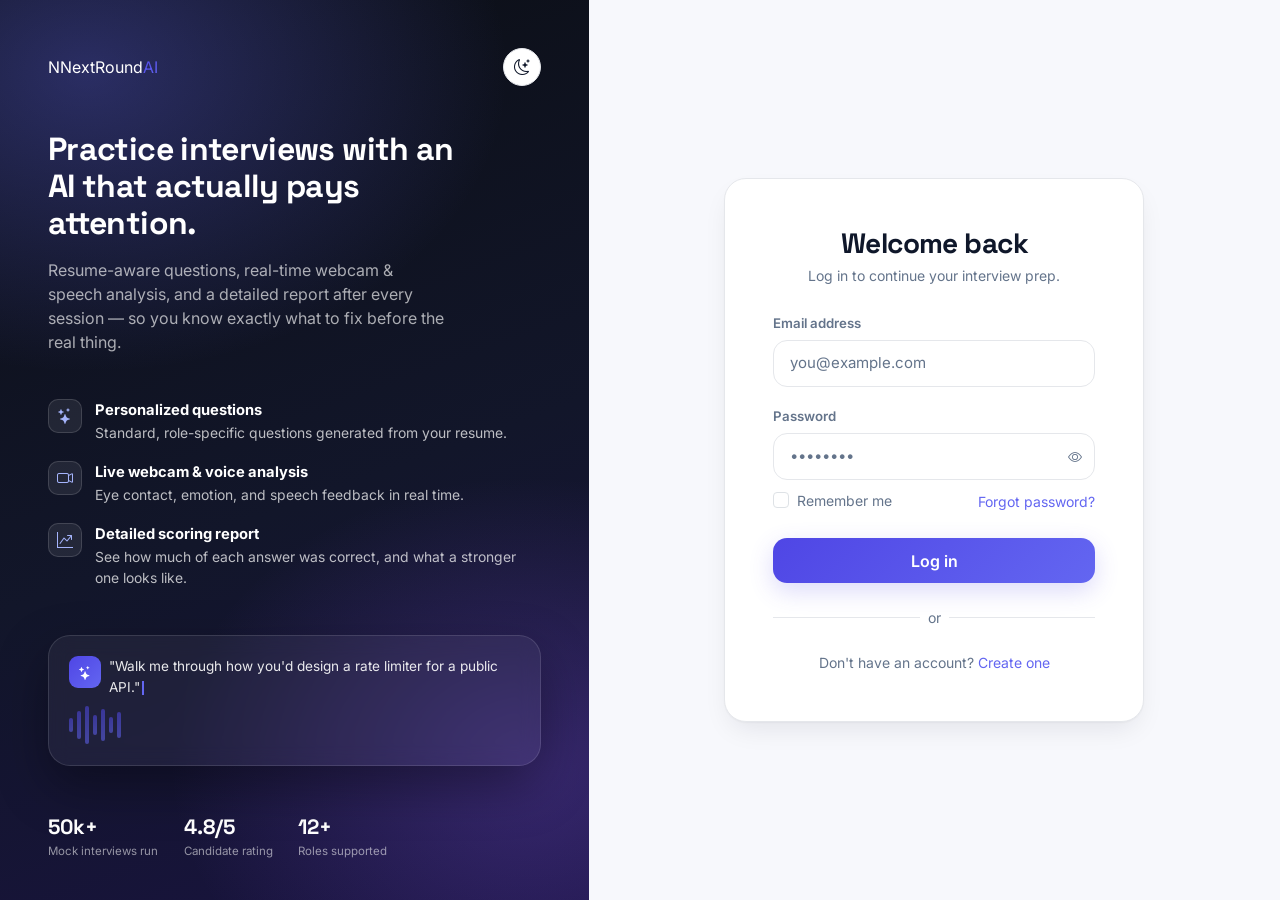
<file: frontend/profile.html>
<!DOCTYPE html>
<html lang="en" data-theme="light">
<head>
<meta charset="UTF-8"><meta name="viewport" content="width=device-width, initial-scale=1.0">
<title>Profile — NextRound AI</title>
<link href="https://fonts.googleapis.com/css2?family=Space+Grotesk:wght@500;600;700&family=Inter:wght@400;500;600;700&family=JetBrains+Mono:wght@500;600&display=swap" rel="stylesheet">
<link href="https://cdn.jsdelivr.net/npm/bootstrap@5.3.3/dist/css/bootstrap.min.css" rel="stylesheet">
<link href="https://cdn.jsdelivr.net/npm/bootstrap-icons@1.11.3/font/bootstrap-icons.css" rel="stylesheet">
<link href="css/style.css" rel="stylesheet">
</head>
<body>

<div class="topbar-mobile">
  <button class="btn btn-sm text-body" onclick="toggleSidebar()"><i class="bi bi-list fs-3"></i></button>
  <a class="navbar-brand mb-0" href="index.html" style="font-family:'Space Grotesk';font-weight:700;"><span class="brand-mark">N</span> NextRound</a>
  <button class="theme-toggle" onclick="toggleTheme()"><i class="bi bi-moon-stars"></i></button>
</div>

<div class="app-shell">
  <aside class="app-sidebar" id="sidebar">
    <div class="sidebar-brand"><span class="brand-mark">N</span> NextRound<span class="text-gradient">AI</span></div>
    <a href="dashboard.html" class="side-link"><i class="bi bi-grid-1x2-fill"></i> Dashboard</a>
    <a href="profile.html" class="side-link active"><i class="bi bi-person"></i> Profile</a>
    <a href="resume.html" class="side-link"><i class="bi bi-file-earmark-text"></i> Resume</a>
    <a href="interview_setup.html" class="side-link"><i class="bi bi-camera-video"></i> New Interview</a>
    <a href="history.html" class="side-link"><i class="bi bi-clock-history"></i> History</a>
    <div class="sidebar-section-label">Account</div>
    <a href="admin.html" class="side-link"><i class="bi bi-speedometer2"></i> Admin panel</a>
    <a href="#" class="side-link" onclick="doLogout(event)"><i class="bi bi-box-arrow-right"></i> Log out</a>
  </aside>

  <main class="app-main">
    <h3 class="fw-bold mb-4">Your profile</h3>
    <div class="row g-4">
      <div class="col-lg-4">
        <div class="glass-card p-4 text-center">
          <div class="rounded-circle mx-auto d-flex align-items-center justify-content-center mb-3" style="width:96px;height:96px;background:var(--grad-main);color:#fff;font-size:2.2rem;font-weight:700;" data-user-initial>A</div>
          <div class="fw-bold fs-5" data-user-name>Ananya Verma</div>
          <div class="text-muted-custom small mb-3" data-user-email>ananya.verma@example.com</div>
          <label class="btn-nr-outline btn btn-sm w-100">
            <i class="bi bi-upload me-1"></i> Change photo
            <input type="file" accept="image/jpeg,image/png,image/webp" class="d-none" id="photoInput" onchange="handlePhotoChange(event)">
          </label>
          <div class="divider-fade my-4"></div>
          <div class="d-flex justify-content-between small mb-2"><span class="text-muted-custom">Interviews taken</span><span class="fw-semibold" id="statInterviews">—</span></div>
          <div class="d-flex justify-content-between small mb-2"><span class="text-muted-custom">Average score</span><span class="fw-semibold" id="statAvg">—</span></div>
          <div class="d-flex justify-content-between small"><span class="text-muted-custom">Member since</span><span class="fw-semibold" id="statMemberSince">—</span></div>
        </div>
      </div>
      <div class="col-lg-8">
        <div class="glass-card p-4">
          <div class="d-flex justify-content-between align-items-center mb-3">
            <div class="fw-semibold">Personal details</div>
            <button class="btn-nr-outline btn btn-sm" id="editBtn" onclick="toggleEdit()"><i class="bi bi-pencil me-1"></i> Edit profile</button>
          </div>
          <form id="profileForm" onsubmit="saveProfile(event)">
            <div class="row g-3">
              <div class="col-md-6">
                <label class="form-label-nr">Full name</label>
                <input type="text" class="form-control form-control-nr" id="fieldFullName" disabled>
              </div>
              <div class="col-md-6">
                <label class="form-label-nr">Email</label>
                <input type="email" class="form-control form-control-nr" id="fieldEmail" disabled>
              </div>
              <div class="col-md-6">
                <label class="form-label-nr">Phone</label>
                <input type="tel" class="form-control form-control-nr" id="fieldPhone" disabled>
              </div>
              <div class="col-md-6 editable-field">
                <label class="form-label-nr">College</label>
                <input type="text" class="form-control form-control-nr" id="fieldCollege" disabled>
              </div>
              <div class="col-md-6 editable-field">
                <label class="form-label-nr">Degree</label>
                <input type="text" class="form-control form-control-nr" id="fieldDegree" disabled>
              </div>
              <div class="col-md-6 editable-field">
                <label class="form-label-nr">Experience</label>
                <input type="text" class="form-control form-control-nr" id="fieldExperience" disabled>
              </div>
              <div class="col-12 editable-field">
                <label class="form-label-nr">Skills <span class="text-muted-custom" style="font-weight:400;">(comma-separated)</span></label>
                <input type="text" class="form-control form-control-nr" id="fieldSkills" disabled>
              </div>
            </div>
            <div class="text-muted-custom small mt-2">Name, email and phone are set at registration and can't be edited here.</div>
            <div class="mt-4 d-none" id="saveRow">
              <button class="btn-nr-primary btn" type="submit" id="saveProfileBtn">Save changes</button>
              <button class="btn-nr-ghost btn" type="button" onclick="toggleEdit()">Cancel</button>
            </div>
          </form>
        </div>
      </div>
    </div>
  </main>
</div>

<script src="https://cdn.jsdelivr.net/npm/bootstrap@5.3.3/dist/js/bootstrap.bundle.min.js"></script>
<script src="js/api.js"></script>
<script src="js/main.js"></script>
<script>
requireAuth();

async function handlePhotoChange(e){
  const file = e.target.files[0];
  if (!file) return;

  const maxBytes = 2 * 1024 * 1024;
  if (file.size > maxBytes) {
    showToast('Image must be under 2MB.', 'danger');
    e.target.value = '';
    return;
  }

  try {
    const profile = await UsersAPI.uploadProfilePicture(file);
    // Repaint every avatar on this page (and, once other pages reload,
    // theirs too — the picture is now saved on the backend, not just here).
    paintAvatarImage(profile.profile_picture_url);
    showToast('Profile photo updated.', 'success');
  } catch (err) {
    showToast(err.message, 'danger');
  } finally {
    e.target.value = ''; // allow re-selecting the same file later
  }
}

function toggleEdit(){
  const inputs = document.querySelectorAll('#profileForm .editable-field input');
  const editing = inputs[0].disabled;
  inputs.forEach(i=> i.disabled = !editing);
  document.getElementById('saveRow').classList.toggle('d-none', !editing);
  document.getElementById('editBtn').classList.toggle('d-none', editing);
}

async function saveProfile(e){
  e.preventDefault();
  const btn = document.getElementById('saveProfileBtn');
  const originalHtml = btn.innerHTML;
  btn.disabled = true;
  btn.innerHTML = '<span class="spinner-ring"></span> Saving...';
  try {
    await UsersAPI.updateProfile({
      college: document.getElementById('fieldCollege').value.trim() || null,
      degree: document.getElementById('fieldDegree').value.trim() || null,
      experience: document.getElementById('fieldExperience').value.trim() || null,
      skills: document.getElementById('fieldSkills').value.trim() || null,
    });
    showToast('Profile updated successfully.', 'success');
    toggleEdit();
  } catch (err) {
    showToast(err.message, 'danger');
  } finally {
    btn.disabled = false;
    btn.innerHTML = originalHtml;
  }
}

async function loadProfile(){
  try {
    const [user, profile, history] = await Promise.all([
      UsersAPI.me(),
      UsersAPI.getProfile(),
      ReportsAPI.history().catch(()=>[]),
    ]);

    document.getElementById('fieldFullName').value = user.full_name;
    document.getElementById('fieldEmail').value = user.email;
    document.getElementById('fieldPhone').value = user.phone || '';
    document.getElementById('fieldCollege').value = profile.college || '';
    document.getElementById('fieldDegree').value = profile.degree || '';
    document.getElementById('fieldExperience').value = profile.experience || '';
    document.getElementById('fieldSkills').value = profile.skills || '';

    document.getElementById('statMemberSince').textContent =
      new Date(user.created_at).toLocaleDateString('en-US', { month:'short', year:'numeric' });

    const scored = history.filter(h => h.overall_score != null);
    document.getElementById('statInterviews').textContent = history.length;
    document.getElementById('statAvg').textContent = scored.length
      ? Math.round(scored.reduce((a,h)=>a+h.overall_score,0) / scored.length)
      : '—';
  } catch (err) {
    showToast(err.message, 'danger');
  }
}

loadProfile();
</script>
</body>
</html>
</file>
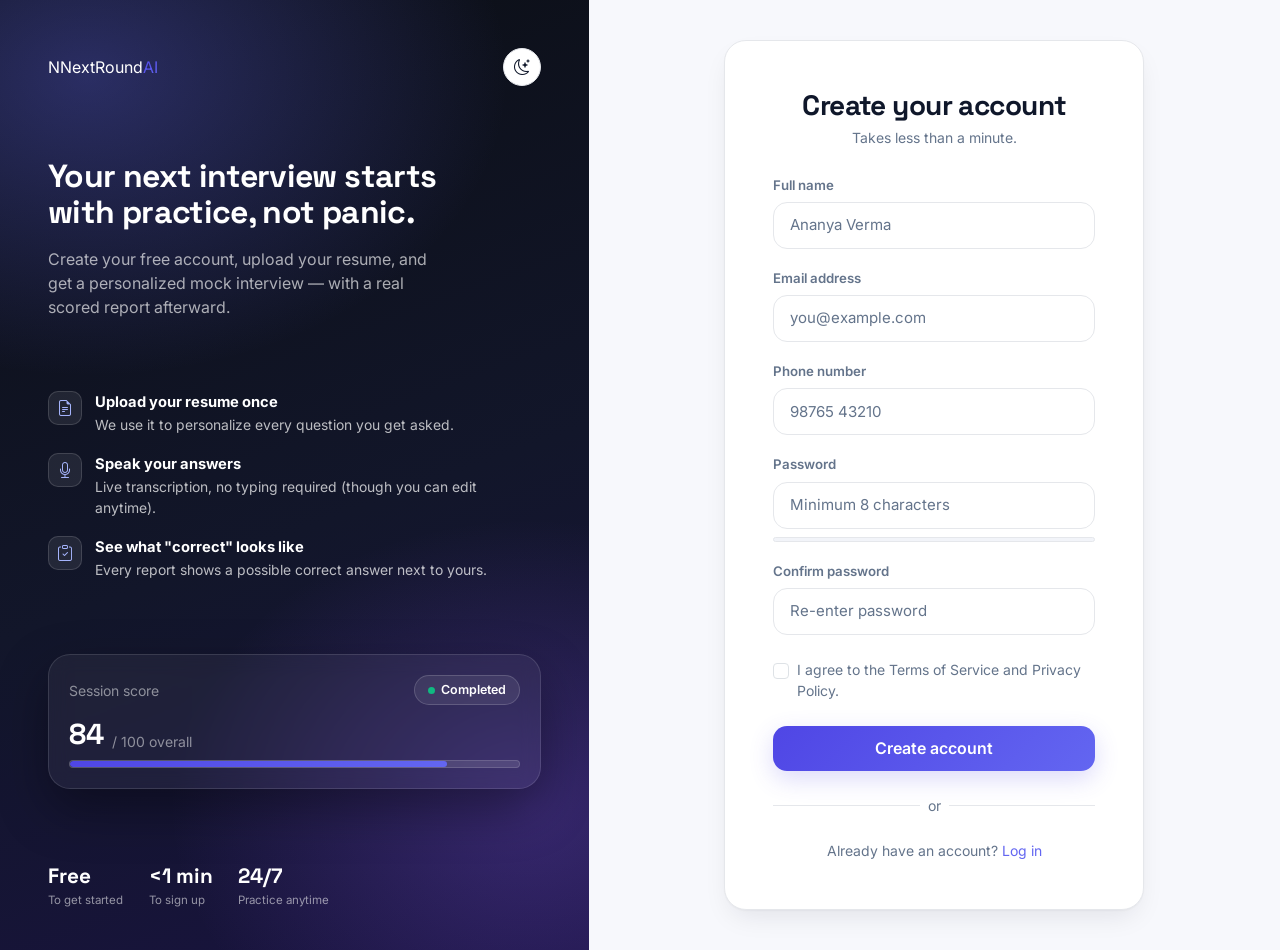
<file: frontend/register.html>
<!DOCTYPE html>
<html lang="en" data-theme="light">
<head>
<meta charset="UTF-8"><meta name="viewport" content="width=device-width, initial-scale=1.0">
<title>Create account — NextRound AI</title>
<link href="https://fonts.googleapis.com/css2?family=Space+Grotesk:wght@500;600;700&family=Inter:wght@400;500;600;700&family=JetBrains+Mono:wght@500;600&display=swap" rel="stylesheet">
<link href="https://cdn.jsdelivr.net/npm/bootstrap@5.3.3/dist/css/bootstrap.min.css" rel="stylesheet">
<link href="https://cdn.jsdelivr.net/npm/bootstrap-icons@1.11.3/font/bootstrap-icons.css" rel="stylesheet">
<link href="css/style.css" rel="stylesheet">
</head>
<body>

<div class="auth-shell">
  <!-- Branded visual panel, mirrored from login.html so the two auth pages feel
       like one cohesive product rather than a bare generic form. -->
  <div class="auth-visual">
    <div class="d-flex justify-content-between align-items-center">
      <a class="navbar-brand" href="index.html"><span class="brand-mark">N</span>NextRound<span class="text-gradient">AI</span></a>
      <button class="theme-toggle" onclick="toggleTheme()" aria-label="Toggle theme"><i class="bi bi-moon-stars"></i></button>
    </div>

    <div class="auth-visual-copy my-4">
      <h2 class="fw-bold mb-3">Your next interview starts with practice, not panic.</h2>
      <p class="mb-0">Create your free account, upload your resume, and get a personalized
        mock interview — with a real scored report afterward.</p>
    </div>

    <div>
      <div class="auth-feature-row">
        <i class="bi bi-file-earmark-text"></i>
        <div class="txt"><strong>Upload your resume once</strong>We use it to personalize every question you get asked.</div>
      </div>
      <div class="auth-feature-row">
        <i class="bi bi-mic"></i>
        <div class="txt"><strong>Speak your answers</strong>Live transcription, no typing required (though you can edit anytime).</div>
      </div>
      <div class="auth-feature-row">
        <i class="bi bi-clipboard-check"></i>
        <div class="txt"><strong>See what "correct" looks like</strong>Every report shows a possible correct answer next to yours.</div>
      </div>
    </div>

    <div class="auth-mock-card mt-2">
      <div class="d-flex justify-content-between align-items-center mb-2">
        <div class="small text-white-50">Session score</div>
        <span class="pill" style="background:rgba(255,255,255,.08);border-color:rgba(255,255,255,.16);color:#fff;"><span class="pill-dot" style="background:var(--success);"></span> Completed</span>
      </div>
      <div class="d-flex align-items-end gap-2 mb-1">
        <div class="fw-bold" style="font-family:'Space Grotesk';font-size:1.8rem;color:#fff;">84</div>
        <div class="text-white-50 small mb-1">/ 100 overall</div>
      </div>
      <div class="nr-progress" style="background:rgba(255,255,255,.12);border-color:rgba(255,255,255,.14);"><div class="bar" style="width:84%;"></div></div>
    </div>

    <div class="auth-stats-row mt-4">
      <div class="stat"><div class="num">Free</div><div class="lbl">To get started</div></div>
      <div class="stat"><div class="num">&lt;1 min</div><div class="lbl">To sign up</div></div>
      <div class="stat"><div class="num">24/7</div><div class="lbl">Practice anytime</div></div>
    </div>
  </div>

  <!-- Form panel -->
  <div class="auth-form-panel">
    <div class="auth-form-inner reveal is-visible">
      <div class="glass-card p-4 p-md-5">
        <div class="text-center mb-4">
          <div class="brand-mark mx-auto mb-3 d-lg-none" style="width:46px;height:46px;font-size:1.2rem;">N</div>
          <h3 class="fw-bold mb-1">Create your account</h3>
          <p class="text-muted-custom small mb-0">Takes less than a minute.</p>
        </div>
        <form id="regForm" onsubmit="handleRegister(event)" novalidate>
          <div class="mb-3">
            <label class="form-label-nr">Full name</label>
            <input type="text" class="form-control form-control-nr" id="regName" placeholder="Ananya Verma" required>
            <div class="text-danger small mt-1 d-none" id="err-name">Enter your full name.</div>
          </div>
          <div class="mb-3">
            <label class="form-label-nr">Email address</label>
            <input type="email" class="form-control form-control-nr" id="regEmail" placeholder="you@example.com" required>
            <div class="text-danger small mt-1 d-none" id="err-email">Enter a valid email address.</div>
          </div>
          <div class="mb-3">
            <label class="form-label-nr">Phone number</label>
            <input type="tel" class="form-control form-control-nr" id="regPhone" placeholder="98765 43210" required>
            <div class="text-danger small mt-1 d-none" id="err-phone">Enter a valid 10-digit phone number.</div>
          </div>
          <div class="mb-3">
            <label class="form-label-nr">Password</label>
            <input type="password" class="form-control form-control-nr" id="regPass" placeholder="Minimum 8 characters" required>
            <div class="nr-progress mt-2" style="height:5px;"><div class="bar" id="pwStrength" style="width:0%;background:var(--danger);"></div></div>
            <div class="text-danger small mt-1 d-none" id="err-pass">Password must be at least 8 characters.</div>
          </div>
          <div class="mb-4">
            <label class="form-label-nr">Confirm password</label>
            <input type="password" class="form-control form-control-nr" id="regConfirm" placeholder="Re-enter password" required>
            <div class="text-danger small mt-1 d-none" id="err-confirm">Passwords don't match.</div>
          </div>
          <div class="form-check mb-4">
            <input class="form-check-input" type="checkbox" id="agreeTerms" required>
            <label class="form-check-label small text-muted-custom" for="agreeTerms">I agree to the Terms of Service and Privacy Policy.</label>
          </div>
          <button class="btn-nr-primary btn w-100" type="submit" id="regBtn">Create account</button>
        </form>
        <div class="d-flex align-items-center gap-2 my-4">
          <div class="flex-grow-1" style="height:1px;background:var(--border);"></div>
          <span class="text-muted-custom small">or</span>
          <div class="flex-grow-1" style="height:1px;background:var(--border);"></div>
        </div>
        <p class="text-center text-muted-custom small mb-0">Already have an account? <a href="login.html" style="color:var(--primary-2);">Log in</a></p>
      </div>
    </div>
  </div>
</div>

<script src="https://cdn.jsdelivr.net/npm/bootstrap@5.3.3/dist/js/bootstrap.bundle.min.js"></script>
<script src="js/api.js"></script>
<script src="js/main.js"></script>
<script>
document.getElementById('regPass').addEventListener('input', (e)=>{
  const v = e.target.value;
  let score = 0;
  if(v.length >= 8) score += 34;
  if(/[A-Z]/.test(v)) score += 22;
  if(/[0-9]/.test(v)) score += 22;
  if(/[^A-Za-z0-9]/.test(v)) score += 22;
  const bar = document.getElementById('pwStrength');
  bar.style.width = Math.min(score,100)+'%';
  bar.style.background = score < 40 ? 'var(--danger)' : score < 75 ? 'var(--warning)' : 'var(--success)';
});

async function handleRegister(e){
  e.preventDefault();
  const name = document.getElementById('regName');
  const email = document.getElementById('regEmail');
  const phone = document.getElementById('regPhone');
  const pass = document.getElementById('regPass');
  const confirm = document.getElementById('regConfirm');
  let valid = true;

  const nameOk = name.value.trim().length >= 3;
  document.getElementById('err-name').classList.toggle('d-none', nameOk);
  if(!nameOk) valid = false;

  const emailOk = /^[^\s@]+@[^\s@]+\.[^\s@]+$/.test(email.value);
  document.getElementById('err-email').classList.toggle('d-none', emailOk);
  if(!emailOk) valid = false;

  const phoneOk = /^[6-9]\d{9}$/.test(phone.value.replace(/\D/g,''));
  document.getElementById('err-phone').classList.toggle('d-none', phoneOk);
  if(!phoneOk) valid = false;

  const passOk = pass.value.length >= 8;
  document.getElementById('err-pass').classList.toggle('d-none', passOk);
  if(!passOk) valid = false;

  const confirmOk = confirm.value === pass.value && confirm.value.length > 0;
  document.getElementById('err-confirm').classList.toggle('d-none', confirmOk);
  if(!confirmOk) valid = false;

  if(!valid) return;

  const btn = document.getElementById('regBtn');
  const originalHtml = btn.innerHTML;
  btn.disabled = true;
  btn.innerHTML = '<span class="spinner-ring"></span> Creating account...';

  try {
    const tokenResponse = await AuthAPI.register({
      full_name: name.value.trim(),
      email: email.value.trim(),
      phone: phone.value.replace(/\D/g,''),
      password: pass.value,
      confirm_password: confirm.value,
    });
    Auth.setSession(tokenResponse);
    showToast('Account created! Setting up your dashboard…', 'success');
    setTimeout(()=> window.location.href='dashboard.html', 700);
  } catch (err) {
    showToast(err.message, 'danger');
    btn.disabled = false;
    btn.innerHTML = originalHtml;
  }
}
</script>
</body>
</html>
</file>
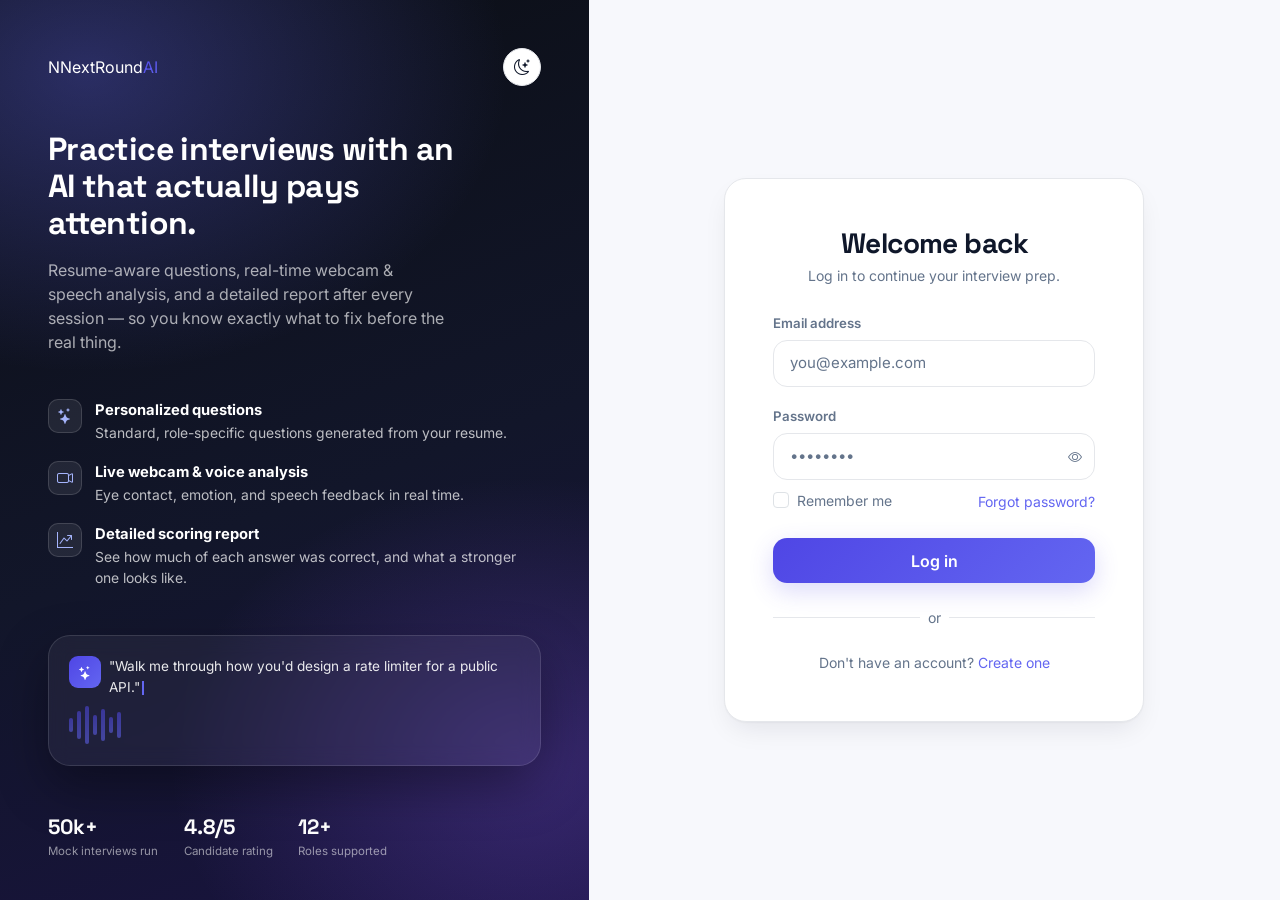
<file: frontend/result.html>
<!DOCTYPE html>
<html lang="en" data-theme="light">
<head>
<meta charset="UTF-8"><meta name="viewport" content="width=device-width, initial-scale=1.0">
<title>Interview Result — NextRound AI</title>
<link href="https://fonts.googleapis.com/css2?family=Space+Grotesk:wght@500;600;700&family=Inter:wght@400;500;600;700&family=JetBrains+Mono:wght@500;600&display=swap" rel="stylesheet">
<link href="https://cdn.jsdelivr.net/npm/bootstrap@5.3.3/dist/css/bootstrap.min.css" rel="stylesheet">
<link href="https://cdn.jsdelivr.net/npm/bootstrap-icons@1.11.3/font/bootstrap-icons.css" rel="stylesheet">
<link href="css/style.css" rel="stylesheet">
</head>
<body>

<div class="topbar-mobile">
  <button class="btn btn-sm text-body" onclick="toggleSidebar()"><i class="bi bi-list fs-3"></i></button>
  <a class="navbar-brand mb-0" href="index.html" style="font-family:'Space Grotesk';font-weight:700;"><span class="brand-mark">N</span> NextRound</a>
  <button class="theme-toggle" onclick="toggleTheme()"><i class="bi bi-moon-stars"></i></button>
</div>

<div class="app-shell">
  <aside class="app-sidebar" id="sidebar">
    <div class="sidebar-brand"><span class="brand-mark">N</span> NextRound<span class="text-gradient">AI</span></div>
    <a href="dashboard.html" class="side-link"><i class="bi bi-grid-1x2-fill"></i> Dashboard</a>
    <a href="profile.html" class="side-link"><i class="bi bi-person"></i> Profile</a>
    <a href="resume.html" class="side-link"><i class="bi bi-file-earmark-text"></i> Resume</a>
    <a href="interview_setup.html" class="side-link"><i class="bi bi-camera-video"></i> New Interview</a>
    <a href="history.html" class="side-link active"><i class="bi bi-clock-history"></i> History</a>
    <div class="sidebar-section-label">Account</div>
    <a href="admin.html" class="side-link"><i class="bi bi-speedometer2"></i> Admin panel</a>
    <a href="#" class="side-link" onclick="doLogout(event)"><i class="bi bi-box-arrow-right"></i> Log out</a>
  </aside>

  <main class="app-main">
    <div class="d-flex flex-wrap justify-content-between align-items-center mb-4 gap-3">
      <div>
        <div class="eyebrow mb-1" id="resultMeta">Loading…</div>
        <h3 class="fw-bold mb-0">Your interview result</h3>
      </div>
      <div class="d-flex gap-2">
        <a href="#" class="btn-nr-outline btn" id="reportLink"><i class="bi bi-file-earmark-pdf me-1"></i> Detailed report</a>
        <a href="interview_setup.html" class="btn-nr-primary btn"><i class="bi bi-arrow-repeat me-1"></i> Retake</a>
      </div>
    </div>

    <div id="resultContent" style="display:none;">
      <div class="row g-4">
        <div class="col-lg-4">
          <div class="glass-card p-4 text-center h-100 d-flex flex-column align-items-center justify-content-center">
            <div class="eyebrow mb-3">Overall score</div>
            <div class="ring mb-3" style="width:170px;height:170px;" id="overallRing">
              <div class="ring-value"><div class="num" style="font-size:2.2rem;" id="overallScoreNum">—</div><div class="lbl">/ 100</div></div>
            </div>
            <span class="pill" id="performancePill"><i class="bi bi-trophy-fill"></i> —</span>
          </div>
        </div>
        <div class="col-lg-8">
          <div class="row g-3">
            <div class="col-6 col-md-3 text-center">
              <div class="glass-card p-3"><div class="ring sm mx-auto mb-2" id="ring-technical"><div class="ring-value"><div class="num">—</div></div></div><div class="small text-muted-custom">Technical</div></div>
            </div>
            <div class="col-6 col-md-3 text-center">
              <div class="glass-card p-3"><div class="ring sm mx-auto mb-2" id="ring-communication"><div class="ring-value"><div class="num">—</div></div></div><div class="small text-muted-custom">Communication</div></div>
            </div>
            <div class="col-6 col-md-3 text-center">
              <div class="glass-card p-3"><div class="ring sm mx-auto mb-2" id="ring-confidence"><div class="ring-value"><div class="num">—</div></div></div><div class="small text-muted-custom">Confidence</div></div>
            </div>
            <div class="col-6 col-md-3 text-center">
              <div class="glass-card p-3"><div class="ring sm mx-auto mb-2" id="ring-grammar"><div class="ring-value"><div class="num">—</div></div></div><div class="small text-muted-custom">Grammar</div></div>
            </div>
            <div class="col-6 col-md-3 text-center">
              <div class="glass-card p-3"><div class="ring sm mx-auto mb-2" id="ring-eye_contact"><div class="ring-value"><div class="num">—</div></div></div><div class="small text-muted-custom">Eye contact</div></div>
            </div>
            <div class="col-6 col-md-3 text-center">
              <div class="glass-card p-3"><div class="ring sm mx-auto mb-2" id="ring-emotion"><div class="ring-value"><div class="num">—</div></div></div><div class="small text-muted-custom">Emotion</div></div>
            </div>
            <div class="col-6 col-md-3 text-center">
              <div class="glass-card p-3"><div class="ring sm mx-auto mb-2" id="ring-body_language"><div class="ring-value"><div class="num">—</div></div></div><div class="small text-muted-custom">Body language</div></div>
            </div>
            <div class="col-6 col-md-3 text-center">
              <div class="glass-card p-3"><div class="ring sm mx-auto mb-2" id="ring-problem_solving"><div class="ring-value"><div class="num">—</div></div></div><div class="small text-muted-custom">Problem solving</div></div>
            </div>
          </div>
        </div>
      </div>

      <div class="row g-4 mt-1">
        <div class="col-md-4">
          <div class="glass-card p-4 h-100">
            <div class="fw-semibold mb-3 text-success"><i class="bi bi-check-circle me-1"></i> Strengths</div>
            <ul class="ps-3 text-muted-custom small mb-0" id="strengthsList"></ul>
          </div>
        </div>
        <div class="col-md-4">
          <div class="glass-card p-4 h-100">
            <div class="fw-semibold mb-3" style="color:var(--warning);"><i class="bi bi-exclamation-circle me-1"></i> Weaknesses</div>
            <ul class="ps-3 text-muted-custom small mb-0" id="weaknessesList"></ul>
          </div>
        </div>
        <div class="col-md-4">
          <div class="glass-card p-4 h-100">
            <div class="fw-semibold mb-3" style="color:var(--primary-2);"><i class="bi bi-lightbulb me-1"></i> Suggestions</div>
            <ul class="ps-3 text-muted-custom small mb-0" id="suggestionsList"></ul>
          </div>
        </div>
      </div>
    </div>

    <div id="resultLoading" class="text-center text-muted-custom py-5">
      <span class="spinner-ring" style="border-color:rgba(120,130,160,.25);border-top-color:var(--primary-2);"></span>
      <div class="mt-2">Loading your result…</div>
    </div>
  </main>
</div>

<script src="https://cdn.jsdelivr.net/npm/bootstrap@5.3.3/dist/js/bootstrap.bundle.min.js"></script>
<script src="js/api.js"></script>
<script src="js/main.js"></script>
<script>
requireAuth();

const urlParams = new URLSearchParams(window.location.search);
const interviewId = urlParams.get('id');

function performanceLabel(score){
  if (score >= 85) return { text: 'Excellent performance', color: 'var(--success)', bg: 'rgba(52,211,153,.12)', border: 'rgba(52,211,153,.3)' };
  if (score >= 70) return { text: 'Good performance', color: 'var(--primary-2)', bg: 'rgba(34,211,238,.12)', border: 'rgba(34,211,238,.3)' };
  if (score >= 50) return { text: 'Needs improvement', color: 'var(--warning)', bg: 'rgba(251,191,36,.12)', border: 'rgba(251,191,36,.3)' };
  return { text: 'Requires more practice', color: 'var(--danger)', bg: 'rgba(248,113,113,.12)', border: 'rgba(248,113,113,.3)' };
}

function setRingScore(id, score){
  const el = document.getElementById(id);
  if (!el) return;
  const rounded = Math.round(score);
  el.style.setProperty('--pct', rounded);
  el.style.setProperty('--ring-color', scoreColor(rounded));
  el.querySelector('.num').textContent = rounded;
}

function fillList(id, items){
  const ul = document.getElementById(id);
  ul.innerHTML = (items && items.length)
    ? items.map(i => `<li class="mb-2">${i}</li>`).join('')
    : '<li class="mb-2 text-muted-custom">Nothing notable here.</li>';
}

async function loadResult(){
  if (!interviewId) {
    showToast('No interview specified.', 'danger');
    return;
  }
  try {
    const data = await ReportsAPI.result(interviewId);
    const { interview, score, feedback } = data;

    document.getElementById('resultMeta').textContent =
      `${interview.interview_type} · ${interview.job_role} · ${new Date(interview.started_at).toLocaleDateString('en-US',{month:'short',day:'2-digit',year:'numeric'})}`;
    document.getElementById('reportLink').href = `report.html?id=${interview.id}`;

    const overall = Math.round(score.overall_score);
    document.getElementById('overallScoreNum').textContent = overall;
    const ring = document.getElementById('overallRing');
    ring.style.setProperty('--pct', overall);
    ring.style.setProperty('--ring-color', scoreColor(overall));

    const perf = performanceLabel(overall);
    const pill = document.getElementById('performancePill');
    pill.innerHTML = `<i class="bi bi-trophy-fill"></i> ${perf.text}`;
    pill.style.color = perf.color;
    pill.style.background = perf.bg;
    pill.style.borderColor = perf.border;

    setRingScore('ring-technical', score.technical_score);
    setRingScore('ring-communication', score.communication_score);
    setRingScore('ring-confidence', score.confidence_score);
    setRingScore('ring-grammar', score.grammar_score);
    setRingScore('ring-eye_contact', score.eye_contact_score);
    setRingScore('ring-emotion', score.emotion_score);
    setRingScore('ring-body_language', score.body_language_score);
    setRingScore('ring-problem_solving', score.problem_solving_score);

    fillList('strengthsList', feedback.strengths);
    fillList('weaknessesList', feedback.weaknesses);
    fillList('suggestionsList', feedback.suggestions);

    document.getElementById('resultLoading').style.display = 'none';
    document.getElementById('resultContent').style.display = 'block';
  } catch (err) {
    document.getElementById('resultLoading').innerHTML =
      `<div class="text-danger">${err.message}</div>`;
  }
}

loadResult();
</script>
</body>
</html>
</file>
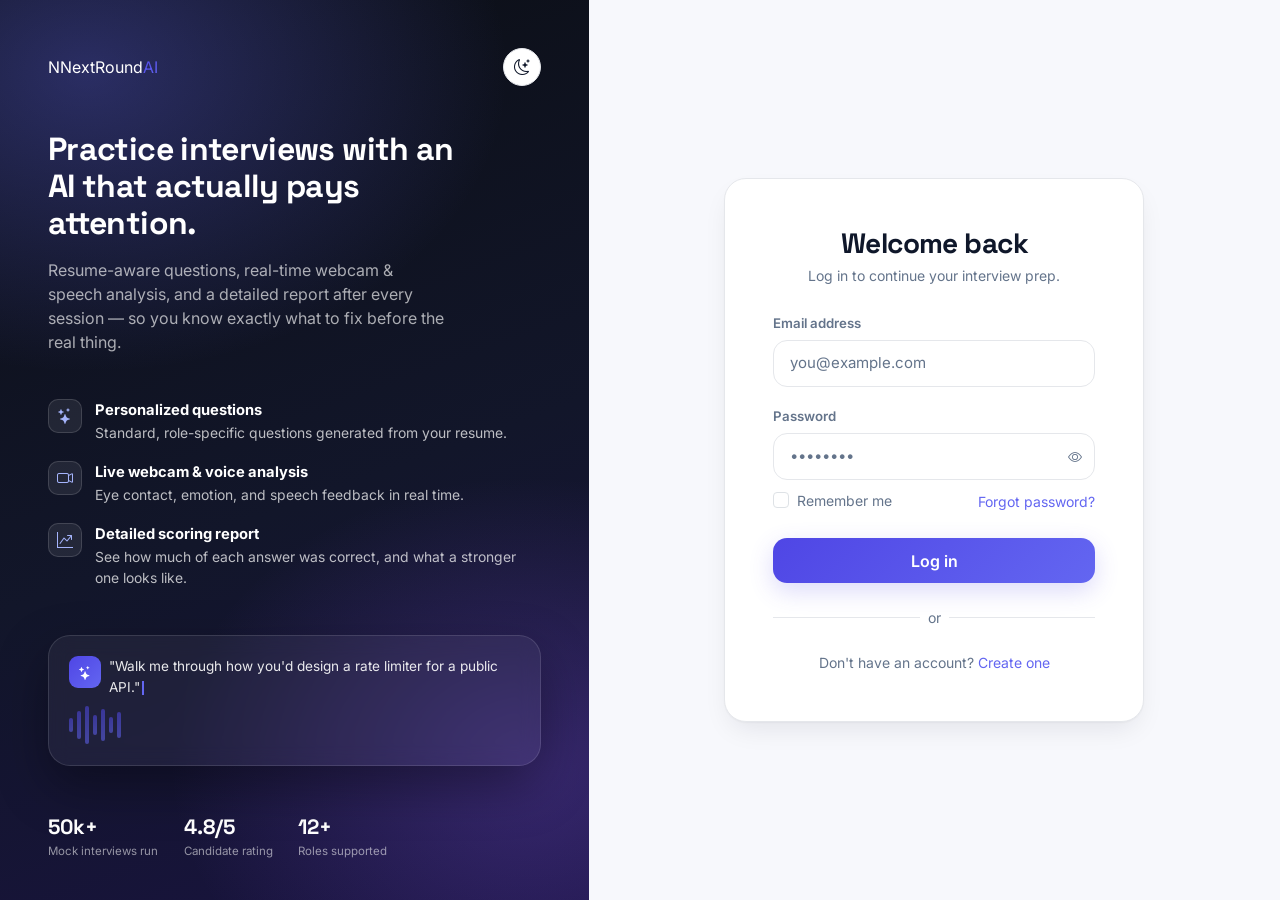
<file: frontend/resume.html>
<!DOCTYPE html>
<html lang="en" data-theme="light">
<head>
<meta charset="UTF-8"><meta name="viewport" content="width=device-width, initial-scale=1.0">
<title>Resume — NextRound AI</title>
<link href="https://fonts.googleapis.com/css2?family=Space+Grotesk:wght@500;600;700&family=Inter:wght@400;500;600;700&family=JetBrains+Mono:wght@500;600&display=swap" rel="stylesheet">
<link href="https://cdn.jsdelivr.net/npm/bootstrap@5.3.3/dist/css/bootstrap.min.css" rel="stylesheet">
<link href="https://cdn.jsdelivr.net/npm/bootstrap-icons@1.11.3/font/bootstrap-icons.css" rel="stylesheet">
<link href="css/style.css" rel="stylesheet">
<style>
.dropzone{
  border:2px dashed var(--border); border-radius:20px; padding:2.5rem 1.5rem;
  text-align:center; cursor:pointer; transition:.2s;
}
.dropzone.dragover, .dropzone:hover{border-color:var(--primary-2); background:var(--surface);}
.extract-step{display:flex;align-items:center;gap:.6rem;padding:.5rem 0;color:var(--text-muted);font-size:.88rem;}
.extract-step.done{color:var(--success);}
.extract-step i{width:16px;}
</style>
</head>
<body>

<div class="topbar-mobile">
  <button class="btn btn-sm text-body" onclick="toggleSidebar()"><i class="bi bi-list fs-3"></i></button>
  <a class="navbar-brand mb-0" href="index.html" style="font-family:'Space Grotesk';font-weight:700;"><span class="brand-mark">N</span> NextRound</a>
  <button class="theme-toggle" onclick="toggleTheme()"><i class="bi bi-moon-stars"></i></button>
</div>

<div class="app-shell">
  <aside class="app-sidebar" id="sidebar">
    <div class="sidebar-brand"><span class="brand-mark">N</span> NextRound<span class="text-gradient">AI</span></div>
    <a href="dashboard.html" class="side-link"><i class="bi bi-grid-1x2-fill"></i> Dashboard</a>
    <a href="profile.html" class="side-link"><i class="bi bi-person"></i> Profile</a>
    <a href="resume.html" class="side-link active"><i class="bi bi-file-earmark-text"></i> Resume</a>
    <a href="interview_setup.html" class="side-link"><i class="bi bi-camera-video"></i> New Interview</a>
    <a href="history.html" class="side-link"><i class="bi bi-clock-history"></i> History</a>
    <div class="sidebar-section-label">Account</div>
    <a href="admin.html" class="side-link"><i class="bi bi-speedometer2"></i> Admin panel</a>
    <a href="#" class="side-link" onclick="doLogout(event)"><i class="bi bi-box-arrow-right"></i> Log out</a>
  </aside>

  <main class="app-main">
    <h3 class="fw-bold mb-1">Resume</h3>
    <p class="text-muted-custom mb-4">Upload your resume once — every interview after this is generated around it.</p>

    <div class="row g-4">
      <div class="col-lg-5">
        <div class="glass-card p-4 mb-4">
          <div class="fw-semibold mb-3">Upload PDF</div>
          <div class="dropzone" id="dropzone" onclick="document.getElementById('fileInput').click()">
            <i class="bi bi-cloud-arrow-up fs-1" style="color:var(--primary-2);"></i>
            <div class="fw-semibold mt-2">Click or drag your resume here</div>
            <div class="text-muted-custom small">PDF only, up to 5MB</div>
            <input type="file" id="fileInput" accept="application/pdf" class="d-none" onchange="handleFile(this.files[0])">
          </div>
          <div id="fileInfo" class="d-none mt-3 glass-card-strong p-3 d-flex align-items-center gap-3">
            <i class="bi bi-file-earmark-pdf fs-3 text-danger"></i>
            <div class="flex-grow-1 overflow-hidden">
              <div class="fw-semibold text-truncate" id="fileName">resume.pdf</div>
              <div class="text-muted-custom small" id="fileSize">—</div>
            </div>
            <button class="btn btn-sm text-danger" onclick="clearFile()"><i class="bi bi-x-lg"></i></button>
          </div>
        </div>

        <div class="glass-card p-4" id="processingCard" style="display:none;">
          <div class="fw-semibold mb-3">Processing</div>
          <div class="extract-step" id="step1"><i class="bi bi-circle"></i> Extracting text (PyMuPDF)</div>
          <div class="extract-step" id="step2"><i class="bi bi-circle"></i> Parsing skills, education & experience</div>
          <div class="extract-step" id="step3"><i class="bi bi-circle"></i> Generating embeddings (Sentence Transformers)</div>
          <div class="extract-step" id="step4"><i class="bi bi-circle"></i> Saving vectors to FAISS index</div>
          <div class="nr-progress mt-3"><div class="bar" id="processBar" style="width:0%;"></div></div>
        </div>
      </div>

      <div class="col-lg-7">
        <div class="glass-card p-4 h-100" id="extractedPanel">
          <div class="d-flex justify-content-between align-items-center mb-3">
            <div class="fw-semibold">Extracted information</div>
            <span class="pill" id="statusPill"><span class="pill-dot" style="background:var(--text-muted);"></span> Waiting for upload</span>
          </div>
          <div id="emptyState" class="text-center py-5 text-muted-custom">
            <i class="bi bi-file-earmark-text fs-1 mb-2 d-block"></i>
            Upload a resume to see the parsed details here.
          </div>
          <div id="extractedContent" class="d-none">
            <div class="mb-3">
              <div class="eyebrow mb-2">Skills</div>
              <div class="d-flex flex-wrap gap-2" id="extractedSkills"></div>
            </div>
            <div class="mb-3">
              <div class="eyebrow mb-2">Education</div>
              <div class="text-muted-custom small" id="extractedEducation">—</div>
            </div>
            <div class="mb-3">
              <div class="eyebrow mb-2">Projects</div>
              <div class="text-muted-custom small" id="extractedProjects">—</div>
            </div>
            <div class="mb-3">
              <div class="eyebrow mb-2">Experience</div>
              <div class="text-muted-custom small" id="extractedExperience">—</div>
            </div>
            <div class="mb-0">
              <div class="eyebrow mb-2">Certifications</div>
              <div class="text-muted-custom small" id="extractedCertifications">—</div>
            </div>
            <button class="btn-nr-primary btn w-100 mt-4" onclick="window.location.href='interview_setup.html'">
              Use this resume for my next interview <i class="bi bi-arrow-right ms-1"></i>
            </button>
          </div>
        </div>
      </div>
    </div>
  </main>
</div>

<script src="https://cdn.jsdelivr.net/npm/bootstrap@5.3.3/dist/js/bootstrap.bundle.min.js"></script>
<script src="js/api.js"></script>
<script src="js/main.js"></script>
<script>
requireAuth();

const dz = document.getElementById('dropzone');
['dragover','dragleave','drop'].forEach(evt=>{
  dz.addEventListener(evt, (e)=>{
    e.preventDefault();
    dz.classList.toggle('dragover', evt==='dragover');
    if(evt==='drop' && e.dataTransfer.files[0]) handleFile(e.dataTransfer.files[0]);
  });
});

function renderExtracted(resume){
  const skillsEl = document.getElementById('extractedSkills');
  const ex = resume.extracted || { skills:[], education:[], projects:[], experience:[], certifications:[] };

  skillsEl.innerHTML = ex.skills.length
    ? ex.skills.map(s => `<span class="pill">${s}</span>`).join('')
    : '<span class="text-muted-custom small">No skills detected — try a more structured resume format.</span>';

  const joinOrDash = (arr) => arr.length ? arr.map(x => `• ${x}`).join('<br>') : '—';
  document.getElementById('extractedEducation').innerHTML = joinOrDash(ex.education);
  document.getElementById('extractedProjects').innerHTML = joinOrDash(ex.projects);
  document.getElementById('extractedExperience').innerHTML = joinOrDash(ex.experience);
  document.getElementById('extractedCertifications').innerHTML = joinOrDash(ex.certifications);

  document.getElementById('emptyState').classList.add('d-none');
  document.getElementById('extractedContent').classList.remove('d-none');
  document.getElementById('statusPill').innerHTML = resume.embedded
    ? '<span class="pill-dot" style="background:var(--success);"></span> Indexed in FAISS'
    : '<span class="pill-dot" style="background:var(--warning);"></span> Parsed (embedding pending)';
}

async function handleFile(file){
  if(!file) return;
  if (file.type !== 'application/pdf') {
    showToast('Only PDF files are accepted.', 'danger');
    return;
  }

  document.getElementById('fileInfo').classList.remove('d-none');
  document.getElementById('fileName').textContent = file.name;
  document.getElementById('fileSize').textContent = (file.size/1024).toFixed(0) + ' KB';
  document.getElementById('processingCard').style.display = 'block';
  document.getElementById('statusPill').innerHTML = '<span class="pill-dot pill-live" style="background:var(--warning);"></span> Processing…';

  const stopStepAnimation = animateSteps();

  try {
    const resume = await ResumeAPI.upload(file);
    finishStepAnimation();
    renderExtracted(resume);
    showToast('Resume parsed and embeddings saved to FAISS.', 'success');
  } catch (err) {
    stopStepAnimation();
    document.getElementById('processingCard').style.display = 'none';
    document.getElementById('statusPill').innerHTML = '<span class="pill-dot" style="background:var(--danger);"></span> Upload failed';
    showToast(err.message, 'danger');
  }
}

function clearFile(){
  document.getElementById('fileInfo').classList.add('d-none');
  document.getElementById('processingCard').style.display = 'none';
  document.getElementById('extractedContent').classList.add('d-none');
  document.getElementById('emptyState').classList.remove('d-none');
  document.getElementById('fileInput').value = '';
  document.getElementById('statusPill').innerHTML = '<span class="pill-dot" style="background:var(--text-muted);"></span> Waiting for upload';
}

// Purely visual step-by-step progress while the real upload/parse/embed
// request is in flight server-side (the backend does all 4 steps in one call).
let _stepInterval = null;
function animateSteps(){
  const steps = ['step1','step2','step3','step4'];
  let i = 0;
  const bar = document.getElementById('processBar');
  steps.forEach(s => { document.getElementById(s).classList.remove('done'); document.getElementById(s).querySelector('i').className = 'bi bi-circle'; });
  _stepInterval = setInterval(()=>{
    if(i > 0) document.getElementById(steps[i-1]).classList.add('done');
    if(i < steps.length){
      document.getElementById(steps[i]).querySelector('i').className = 'bi bi-arrow-repeat';
      bar.style.width = Math.min(90, (i+1)/steps.length*100)+'%'; // cap at 90% until the real response lands
      i++;
    } else {
      clearInterval(_stepInterval);
    }
  }, 700);
  return () => clearInterval(_stepInterval);
}
function finishStepAnimation(){
  clearInterval(_stepInterval);
  ['step1','step2','step3','step4'].forEach(s=>{
    document.getElementById(s).classList.add('done');
    document.getElementById(s).querySelector('i').className = 'bi bi-check-circle-fill';
  });
  document.getElementById('processBar').style.width = '100%';
}

// Load an existing resume (if any) as soon as the page opens.
(async function loadExistingResume(){
  try {
    const resume = await ResumeAPI.active();
    document.getElementById('fileInfo').classList.remove('d-none');
    document.getElementById('fileName').textContent = resume.filename;
    document.getElementById('fileSize').textContent = 'Previously uploaded';
    renderExtracted(resume);
  } catch {
    // No resume uploaded yet — leave the empty state as-is.
  }
})();
</script>
</body>
</html>
</file>
<file: frontend/css/style.css>
/* ===================================================================
   NEXTROUND AI — CORE DESIGN SYSTEM (Premium SaaS Edition)
   Display: Space Grotesk | Body: Inter | Data/Mono: JetBrains Mono
   Language: minimal, enterprise-grade, soft glassmorphism, generous
   whitespace, layered shadows — inspired by Linear / Stripe / Vercel /
   Apple / Notion / Framer. Light theme is the primary surface; dark
   theme mirrors the same restraint rather than the old vivid-gradient
   look.
=================================================================== */

:root{
  /* --- accent palette --- */
  --primary:#4F46E5;         /* indigo */
  --primary-2:#6366F1;       /* lighter indigo, used for focus/secondary accents */
  --violet:#8B5CF6;
  --success:#10B981;         /* emerald */
  --warning:#F59E0B;         /* amber, kept for mid-range score states */
  --danger:#FB6F5B;          /* coral */
  --grad-main:linear-gradient(135deg,#4F46E5 0%,#6366F1 100%);
  --grad-ring:conic-gradient(from -90deg,#4F46E5 0%,#6366F1 55%,#8B5CF6 100%);

  /* --- 8px spacing system --- */
  --space-1:4px;
  --space-2:8px;
  --space-3:16px;
  --space-4:24px;
  --space-5:32px;
  --space-6:48px;
  --space-7:64px;

  /* --- radii: premium/rounded, cards larger than controls --- */
  --radius-sm:12px;
  --radius-md:14px;
  --radius-lg:22px;
  --radius-xl:28px;

  /* --- soft, layered shadows (no hard drop-shadows anywhere) --- */
  --shadow-xs:0 1px 2px rgba(16,24,40,.04);
  --shadow-soft:0 1px 2px rgba(16,24,40,.04), 0 12px 28px -8px rgba(16,24,40,.10);
  --shadow-elevated:0 2px 4px rgba(16,24,40,.05), 0 20px 40px -12px rgba(16,24,40,.16);
  --shadow-glow:0 8px 24px rgba(79,70,229,.20);
}

html[data-theme="light"]{
  --bg:#F7F8FC;
  --bg-alt:#FFFFFF;
  --surface:#FFFFFF;
  --surface-strong:#FFFFFF;
  --surface-sunken:#F2F4F9;
  --border:#E5E7EB;
  --border-strong:#D8DBE3;
  --text:#0F172A;
  --text-muted:#64748B;
  --nav-bg:rgba(247,248,252,.78);
}
html[data-theme="dark"]{
  --bg:#0B0E14;
  --bg-alt:#12151D;
  --surface:#12151D;
  --surface-strong:#161923;
  --surface-sunken:#0D1017;
  --border:rgba(255,255,255,.09);
  --border-strong:rgba(255,255,255,.16);
  --text:#EEF0F5;
  --text-muted:#8A93A6;
  --nav-bg:rgba(11,14,20,.72);
}

*{box-sizing:border-box;}
html{scroll-behavior:smooth;}
body{
  background:
    radial-gradient(1000px 480px at 82% -8%, rgba(79,70,229,.06), transparent 60%),
    radial-gradient(800px 420px at -8% 16%, rgba(99,102,241,.05), transparent 55%),
    var(--bg);
  color:var(--text);
  font-family:'Inter',sans-serif;
  transition:background-color .3s ease,color .3s ease;
  min-height:100vh;
  -webkit-font-smoothing:antialiased;
}
h1,h2,h3,h4,h5,.display-font{
  font-family:'Space Grotesk',sans-serif;
  letter-spacing:-.02em;
  font-weight:700;
}
.mono, .data-figure, .timer, .score-figure{
  font-family:'JetBrains Mono',monospace;
}
a{text-decoration:none;}
::selection{background:var(--primary);color:#fff;}

@media (prefers-reduced-motion: reduce){
  *{animation-duration:.001ms !important;animation-iteration-count:1 !important;transition-duration:.001ms !important;}
}

/* ---------- focus visibility ---------- */
a:focus-visible,button:focus-visible,input:focus-visible,textarea:focus-visible,select:focus-visible{
  outline:2px solid var(--primary-2);
  outline-offset:2px;
}

/* ---------- utility text ---------- */
.text-muted-custom{color:var(--text-muted) !important;}
.text-gradient{
  background:var(--grad-main);
  -webkit-background-clip:text;
  background-clip:text;
  color:transparent;
}
.eyebrow{
  font-family:'JetBrains Mono',monospace;
  font-size:.7rem;
  letter-spacing:.14em;
  text-transform:uppercase;
  color:var(--primary);
  font-weight:600;
}

/* ---------- premium navigation bar ---------- */
.nr-navbar{
  position:fixed;top:0;left:0;right:0;z-index:1000;
  background:var(--nav-bg);
  backdrop-filter:blur(20px) saturate(1.4);
  -webkit-backdrop-filter:blur(20px) saturate(1.4);
  border-bottom:1px solid var(--border);
  padding:.75rem 0;
}
.nr-navbar .navbar-brand{
  font-family:'Space Grotesk',sans-serif;
  font-weight:700;
  font-size:1.3rem;
  color:var(--text) !important;
  display:flex;align-items:center;gap:.6rem;
}
.nr-navbar .navbar-brand .brand-mark{
  width:30px;height:30px;border-radius:9px;
  background:var(--grad-main);
  display:inline-flex;align-items:center;justify-content:center;
  color:#fff;font-size:.85rem;font-weight:700;
  box-shadow:var(--shadow-glow);
}
.nr-navbar .nav-link{
  color:var(--text-muted) !important;
  font-weight:500;font-size:.93rem;
  padding:.5rem 1rem !important;
  border-radius:var(--radius-sm);
  transition:color .2s, background-color .2s;
}
.nr-navbar .nav-link:hover{background:var(--surface-sunken);color:var(--text) !important;}
.nr-navbar .nav-link.active{color:var(--text) !important;font-weight:600;}

.theme-toggle{
  width:38px;height:38px;border-radius:50%;
  border:1px solid var(--border);
  background:var(--surface);
  color:var(--text);
  display:inline-flex;align-items:center;justify-content:center;
  cursor:pointer;transition:.2s;
  box-shadow:var(--shadow-xs);
}
.theme-toggle:hover{border-color:var(--primary-2);transform:translateY(-1px);box-shadow:var(--shadow-soft);}

/* ---------- glass search bar ---------- */
.nr-searchbar{
  display:flex;align-items:center;gap:.6rem;
  background:var(--surface);
  border:1px solid var(--border);
  border-radius:var(--radius-md);
  padding:.55rem .9rem;
  backdrop-filter:blur(14px);
  -webkit-backdrop-filter:blur(14px);
  box-shadow:var(--shadow-xs);
  color:var(--text-muted);
  transition:.2s;
}
.nr-searchbar:focus-within{border-color:var(--primary-2);box-shadow:0 0 0 3px rgba(99,102,241,.14);}
.nr-searchbar input{background:transparent;border:none;outline:none;color:var(--text);font-size:.9rem;width:100%;}

/* ---------- buttons ---------- */
.btn-nr-primary{
  background:var(--grad-main);
  border:none;color:#fff;font-weight:600;
  padding:.65rem 1.5rem;border-radius:var(--radius-md);
  box-shadow:var(--shadow-glow);
  transition:transform .2s ease, box-shadow .2s ease, filter .2s ease;
}
.btn-nr-primary:hover{transform:translateY(-2px);box-shadow:0 12px 28px rgba(79,70,229,.30);color:#fff;filter:brightness(1.04);}
.btn-nr-primary:active{transform:translateY(0);}
.btn-nr-outline{
  background:var(--surface);border:1px solid var(--border);
  color:var(--text);font-weight:600;padding:.6rem 1.4rem;border-radius:var(--radius-md);
  transition:.2s;box-shadow:var(--shadow-xs);
}
.btn-nr-outline:hover{border-color:var(--primary-2);color:var(--text);background:var(--surface-sunken);transform:translateY(-1px);}
.btn-nr-ghost{background:transparent;border:none;color:var(--text-muted);font-weight:500;border-radius:var(--radius-sm);transition:.2s;}
.btn-nr-ghost:hover{color:var(--text);background:var(--surface-sunken);}
.btn-nr-danger{background:rgba(251,111,91,.10);border:1px solid rgba(251,111,91,.28);color:var(--danger);border-radius:var(--radius-md);font-weight:600;padding:.55rem 1.2rem;transition:.2s;}
.btn-nr-danger:hover{background:rgba(251,111,91,.16);}

/* ---------- premium elevated card ---------- */
.glass-card{
  background:var(--surface);
  border:1px solid var(--border);
  border-radius:var(--radius-lg);
  backdrop-filter:blur(18px);
  -webkit-backdrop-filter:blur(18px);
  box-shadow:var(--shadow-soft);
  transition:transform .25s ease, box-shadow .25s ease, border-color .25s ease;
}
.glass-card.hoverable:hover{transform:translateY(-3px);border-color:var(--border-strong);box-shadow:var(--shadow-elevated);}
.glass-card-strong{
  background:var(--surface-strong);
  border:1px solid var(--border);
  border-radius:var(--radius-lg);
  box-shadow:var(--shadow-soft);
}

/* ---------- fade-in-up reveal ---------- */
.reveal{opacity:0;transform:translateY(18px);transition:opacity .6s ease, transform .6s ease;}
.reveal.is-visible{opacity:1;transform:translateY(0);}

/* ---------- waveform signature (hero / listening states) ---------- */
.waveform{display:flex;align-items:center;gap:4px;height:40px;}
.waveform span{
  width:4px;border-radius:3px;
  background:var(--grad-main);
  animation:wf 1.2s ease-in-out infinite;
}
.waveform span:nth-child(1){height:14px;animation-delay:0s;}
.waveform span:nth-child(2){height:28px;animation-delay:.1s;}
.waveform span:nth-child(3){height:38px;animation-delay:.2s;}
.waveform span:nth-child(4){height:20px;animation-delay:.3s;}
.waveform span:nth-child(5){height:32px;animation-delay:.4s;}
.waveform span:nth-child(6){height:16px;animation-delay:.5s;}
.waveform span:nth-child(7){height:26px;animation-delay:.6s;}
@keyframes wf{0%,100%{transform:scaleY(.4);}50%{transform:scaleY(1);}}

/* ---------- readiness ring (circular progress) ---------- */
.ring{
  --pct:75;
  --ring-color:var(--primary-2);
  position:relative;width:130px;height:130px;border-radius:50%;
  background:conic-gradient(var(--ring-color) calc(var(--pct)*1%), var(--surface-sunken) 0);
  display:flex;align-items:center;justify-content:center;
  transition:background 1s ease;
}
.ring::before{
  content:"";position:absolute;inset:10px;border-radius:50%;
  background:var(--bg-alt);box-shadow:var(--shadow-xs);
}
.ring .ring-value{position:relative;z-index:1;text-align:center;}
.ring .ring-value .num{font-size:1.6rem;font-weight:700;font-family:'JetBrains Mono',monospace;}
.ring .ring-value .lbl{font-size:.65rem;color:var(--text-muted);letter-spacing:.05em;text-transform:uppercase;}
.ring.sm{width:86px;height:86px;}
.ring.sm .ring-value .num{font-size:1.05rem;}

/* ---------- badges / pills / status ---------- */
.pill{
  display:inline-flex;align-items:center;gap:.4rem;
  padding:.3rem .8rem;border-radius:99px;
  font-size:.78rem;font-weight:600;
  background:var(--surface-sunken);border:1px solid var(--border);
  color:var(--text);
}
.pill-dot{width:7px;height:7px;border-radius:50%;background:var(--text-muted);}
.pill-live .pill-dot{background:var(--danger);animation:pulse-dot 1.4s infinite;}
@keyframes pulse-dot{0%{box-shadow:0 0 0 0 rgba(251,111,91,.5);}70%{box-shadow:0 0 0 8px rgba(251,111,91,0);}100%{box-shadow:0 0 0 0 rgba(251,111,91,0);}}

/* ---------- hero live-interview mock: typing cursor ---------- */
.type-cursor{
  display:inline-block;width:2px;height:1em;background:var(--primary-2);
  margin-left:2px;vertical-align:text-bottom;
  animation:cursor-blink .9s step-end infinite;
}
@keyframes cursor-blink{0%,49%{opacity:1;}50%,100%{opacity:0;}}
.hero-mock-card{animation:hero-float 6s ease-in-out infinite;}
@keyframes hero-float{0%,100%{transform:translateY(0);}50%{transform:translateY(-8px);}}
@media (prefers-reduced-motion: reduce){.hero-mock-card{animation:none;}}

/* =====================================================================
   HERO — premium dark "AI interview" theme
   Scoped CSS-variable override: everything inside .hero-dark (pills,
   glass cards, buttons, the ring, muted text, borders...) automatically
   re-themes to the dark palette below, regardless of the site's own
   light/dark toggle — the same way Stripe/Linear-style marketing pages
   keep a fixed-dark hero.
===================================================================== */
.hero-dark{
  --bg-alt:#0F0B1F;
  --surface:rgba(255,255,255,.045);
  --surface-strong:rgba(255,255,255,.055);
  --surface-sunken:rgba(255,255,255,.03);
  --border:rgba(255,255,255,.10);
  --border-strong:rgba(255,255,255,.20);
  --text:#F3F4FA;
  --text-muted:#9CA3C7;
  position:relative;
  overflow:hidden;
  isolation:isolate;
  background:#07060F;
}
.hero-dark-bg{
  position:absolute;inset:0;z-index:-1;
  background-image:url('../assets/hero-dark-bg.svg');
  background-size:cover;
  background-position:center top;
  background-repeat:no-repeat;
}

/* stat row with icon chip, left column */
.hero-stat{ display:flex; align-items:center; gap:.65rem; }
.hero-stat-icon{
  width:38px;height:38px;border-radius:11px;flex:none;
  display:inline-flex;align-items:center;justify-content:center;
  font-size:1rem;
}

/* floating "AI Interviewer" badge above the mock card */
.hero-mock-wrap{ padding-top:34px; }
.ai-badge-float{
  position:absolute;top:0;right:8px;z-index:2;
  align-items:center;gap:.7rem;
  background:rgba(20,16,38,.85);
  border:1px solid rgba(255,255,255,.14);
  border-radius:16px;
  padding:.6rem .9rem;
  backdrop-filter:blur(14px);
  -webkit-backdrop-filter:blur(14px);
  box-shadow:0 12px 28px -8px rgba(0,0,0,.5);
}
.ai-badge-icon{
  width:38px;height:38px;border-radius:11px;flex:none;
  display:inline-flex;align-items:center;justify-content:center;
  background:var(--grad-main);color:#fff;font-size:1.05rem;
  box-shadow:var(--shadow-glow);
}
.ai-badge-title{ font-weight:700;font-size:.85rem;color:#F3F4FA;line-height:1.2; }
.ai-badge-sub{ font-size:.68rem;color:#9CA3C7;line-height:1.2; }

.hero-mock-card-dark{
  background:rgba(18,14,32,.72);
  border:1px solid rgba(255,255,255,.10);
  box-shadow:0 24px 60px -18px rgba(0,0,0,.65);
}

/* preview panel: glowing wireframe face-scan orb flanked by 4 live metrics */
.hero-preview-dark{
  position:relative;
  min-height:270px;
  border-radius:var(--radius-lg);
  overflow:hidden;
  border:1px solid rgba(255,255,255,.10);
  padding:1.1rem 1rem;
  display:flex;align-items:center;justify-content:space-between;
  background:
    url('../assets/face-scan-orb.svg') center/contain no-repeat,
    linear-gradient(135deg,#241a44 0%,#161029 55%,#150f2b 100%);
}
.hero-metric-col{
  display:flex;flex-direction:column;gap:1rem;
  position:relative;z-index:1;
}
.hero-metric{ display:flex;align-items:center;gap:.6rem; }
.hero-metric-col-right .hero-metric{ flex-direction:row-reverse;text-align:right; }
.hero-metric-icon{
  --m-color:#818CF8;
  width:38px;height:38px;border-radius:50%;flex:none;
  display:inline-flex;align-items:center;justify-content:center;
  font-size:.95rem;color:var(--m-color);
  background:color-mix(in srgb, var(--m-color) 16%, transparent);
  border:1.5px solid color-mix(in srgb, var(--m-color) 45%, transparent);
}
.hero-metric-lbl{ display:block;font-size:.72rem;color:#B7BEDD; }
.hero-metric-val{ display:block;font-family:'JetBrains Mono',monospace;font-weight:700;font-size:1.15rem;line-height:1.25; }

/* headline underline accent */
.hero-headline{ line-height:1.08; }
.hero-underline{
  width:170px;height:4px;border-radius:99px;
  background:var(--grad-main);
  box-shadow:0 0 16px rgba(129,140,248,.55);
}

/* question / answer panels: force a slightly deeper tint than the base surface */
.hero-panel-dark{ background:rgba(255,255,255,.045); }
.hero-panel-sunken{ background:rgba(255,255,255,.03); }
.hero-tag{
  font-size:.68rem;font-weight:700;letter-spacing:.02em;
  color:#C4B5FD;background:rgba(139,92,246,.16);
  border:1px solid rgba(139,92,246,.28);
  padding:.2rem .65rem;border-radius:99px;flex:none;
}

/* slightly larger ring variant, sized to sit comfortably in a 3-col slot */
.ring-lg-sm{ width:104px;height:104px; }
.ring-lg-sm .ring-value .num{ font-size:1.3rem; }

/* status strip: Listening / Analyzing / Evaluating / Feedback */
.hero-status-row{
  display:flex;align-items:flex-start;justify-content:space-between;
  padding-top:.75rem;margin-top:.25rem;
  border-top:1px solid rgba(255,255,255,.08);
}
.hero-status-item{
  display:flex;flex-direction:column;align-items:center;gap:.4rem;
  font-size:.7rem;color:#7C84A8;flex:1;
}
.hero-status-item i{ font-size:1.05rem; }
.hero-status-item.active{ color:#A5B4FC; }
.hero-status-item.active i{ color:#818CF8; }

.hero-powered-by{
  text-align:center;font-size:.72rem;color:#7C84A8;
  margin-top:1rem;
}
.hero-powered-by i{ color:#C4B5FD; }

@media (max-width:767.98px){
  .hero-preview-dark{ flex-direction:column;gap:1rem;padding:1.25rem; }
  .hero-metric-col{ flex-direction:row;gap:1.25rem; }
  .hero-metric-col-right .hero-metric{ flex-direction:row;text-align:left; }
}
@media (max-width:575.98px){
  .hero-metric-val{ font-size:1rem; }
  .ai-badge-float{ display:none !important; }
}

/* ---------- "how it works" numbered steps ---------- */
.hiw-step{position:relative;}
.hiw-num{
  font-family:'JetBrains Mono',monospace;font-weight:700;font-size:.85rem;
  color:var(--primary-2);letter-spacing:.05em;
  display:inline-flex;align-items:center;justify-content:center;
  width:34px;height:34px;border-radius:10px;
  background:var(--surface-sunken);border:1px solid var(--border);
  margin-bottom:1rem;
}
.hiw-connector{
  position:absolute;top:17px;left:calc(50% + 40px);right:calc(-50% + 40px);
  height:1px;background:linear-gradient(90deg,var(--border-strong),transparent);
}
@media (max-width:991.98px){.hiw-connector{display:none;}}

/* ---------- trust strip: elegant watermarked showcase ---------- */
.trust-strip{
  position:relative;
  overflow:hidden;
  border-top:1px solid var(--border);border-bottom:1px solid var(--border);
  background:var(--bg-alt);
  padding:2.75rem 0 2.5rem;
}
.trust-watermark{
  position:absolute;inset:0;
  background-image:url('../assets/watermark-premium.svg');
  background-repeat:no-repeat;
  background-size:cover;
  background-position:center;
  opacity:.65;
  pointer-events:none;
}
html[data-theme="dark"] .trust-watermark{ opacity:.4; }
.trust-label-row{
  display:flex;align-items:center;justify-content:center;gap:1.1rem;
  margin-bottom:1.75rem;
}
.trust-rule{
  height:1px;width:64px;flex:none;
  background:linear-gradient(90deg,transparent,var(--border-strong));
}
.trust-label-row .trust-rule:last-child{
  background:linear-gradient(90deg,var(--border-strong),transparent);
}
.trust-label{
  display:inline-flex;align-items:center;
  font-family:'JetBrains Mono',monospace;
  font-size:.74rem;font-weight:600;
  letter-spacing:.18em;text-transform:uppercase;
  color:var(--text-muted);
  white-space:nowrap;
}
.trust-label i{ color:var(--primary-2); font-size:.85rem; }
.trust-marquee{
  position:relative;width:100%;overflow:hidden;
  -webkit-mask-image:linear-gradient(90deg,transparent 0,#000 8%,#000 92%,transparent 100%);
  mask-image:linear-gradient(90deg,transparent 0,#000 8%,#000 92%,transparent 100%);
}
.trust-track{
  display:flex;align-items:center;gap:1rem;width:max-content;
  animation:trust-scroll 32s linear infinite;
}
.trust-strip:hover .trust-track{ animation-play-state:paused; }
@keyframes trust-scroll{
  0%{ transform:translateX(0); }
  100%{ transform:translateX(-50%); }
}
.trust-chip{
  display:inline-flex;align-items:center;gap:.6rem;
  font-family:'Space Grotesk',sans-serif;font-weight:600;
  color:var(--text);font-size:1.02rem;letter-spacing:.01em;
  white-space:nowrap;
  padding:.6rem 1.4rem;
  border-radius:99px;
  border:1px solid var(--border);
  background:linear-gradient(180deg,var(--surface) 0%,var(--surface-sunken) 100%);
  box-shadow:var(--shadow-xs);
  opacity:.82;
  transition:opacity .25s, transform .25s, box-shadow .25s, border-color .25s;
}
.trust-chip i{
  font-size:1.05rem;
  background:var(--grad-main);
  -webkit-background-clip:text;background-clip:text;color:transparent;
}
.trust-chip:hover{
  opacity:1;
  transform:translateY(-2px);
  border-color:var(--primary-2);
  box-shadow:var(--shadow-soft);
}
@media (prefers-reduced-motion: reduce){
  .trust-track{ animation:none; }
}
@media (max-width:575.98px){
  .trust-chip{ font-size:.9rem;padding:.5rem 1.05rem; }
  .trust-rule{ width:32px; }
}

/* ---------- tabs ---------- */
.nr-tabs{
  display:inline-flex;gap:.25rem;padding:.25rem;
  background:var(--surface-sunken);border:1px solid var(--border);
  border-radius:var(--radius-md);
}
.nr-tab{
  padding:.45rem 1rem;border-radius:calc(var(--radius-md) - 4px);
  font-size:.85rem;font-weight:600;color:var(--text-muted);
  cursor:pointer;transition:.2s;border:none;background:transparent;
}
.nr-tab:hover{color:var(--text);}
.nr-tab.active{background:var(--surface);color:var(--text);box-shadow:var(--shadow-xs);}

/* ---------- dropdown menu polish (bootstrap override) ---------- */
.dropdown-menu{
  background:var(--surface-strong);border:1px solid var(--border);
  border-radius:var(--radius-md);box-shadow:var(--shadow-elevated);
  padding:.4rem;
}
.dropdown-item{
  border-radius:var(--radius-sm);color:var(--text);font-size:.88rem;
  padding:.55rem .75rem;transition:.15s;
}
.dropdown-item:hover,.dropdown-item:focus{background:var(--surface-sunken);color:var(--text);}

/* ---------- tooltip polish ---------- */
.tooltip .tooltip-inner{
  background:var(--text);color:var(--bg-alt);
  border-radius:var(--radius-sm);font-size:.78rem;padding:.4rem .7rem;
}

/* ---------- skeleton loaders ---------- */
.skeleton{
  position:relative;overflow:hidden;
  background:var(--surface-sunken);border-radius:var(--radius-sm);
  color:transparent !important;
}
.skeleton::after{
  content:"";position:absolute;inset:0;
  background:linear-gradient(90deg,transparent,rgba(255,255,255,.35),transparent);
  transform:translateX(-100%);
  animation:skeleton-shimmer 1.4s ease-in-out infinite;
}
html[data-theme="dark"] .skeleton::after{background:linear-gradient(90deg,transparent,rgba(255,255,255,.08),transparent);}
@keyframes skeleton-shimmer{100%{transform:translateX(100%);}}

/* ---------- floating action button ---------- */
.nr-fab{
  position:fixed;bottom:2rem;right:2rem;z-index:800;
  width:56px;height:56px;border-radius:50%;
  background:var(--grad-main);color:#fff;border:none;
  display:flex;align-items:center;justify-content:center;font-size:1.3rem;
  box-shadow:var(--shadow-elevated);
  transition:transform .2s ease, box-shadow .2s ease;
}
.nr-fab:hover{transform:translateY(-3px) scale(1.03);box-shadow:0 20px 40px rgba(79,70,229,.32);color:#fff;}

/* ---------- avatar ---------- */
.nr-avatar{
  display:inline-flex;align-items:center;justify-content:center;
  border-radius:50%;background:var(--grad-main);color:#fff;font-weight:700;
  flex-shrink:0;
}

/* ---------- forms ---------- */
.form-control-nr, .form-select-nr{
  background:var(--surface);
  border:1px solid var(--border);
  color:var(--text);
  border-radius:var(--radius-md);
  padding:.7rem 1rem;
  font-size:.94rem;
  transition:.2s;
}
.form-control-nr:focus, .form-select-nr:focus{
  background:var(--surface);
  border-color:var(--primary-2);
  box-shadow:0 0 0 3px rgba(99,102,241,.14);
  color:var(--text);
}
.form-control-nr::placeholder{color:var(--text-muted);}
.form-label-nr{font-size:.83rem;font-weight:600;color:var(--text-muted);margin-bottom:.4rem;}

/* ---------- sidebar (app shell) ---------- */
.app-shell{display:flex;min-height:100vh;}
.app-sidebar{
  width:248px;flex-shrink:0;
  background:var(--bg-alt);
  border-right:1px solid var(--border);
  padding:1.5rem 1rem;
  position:fixed;top:0;bottom:0;left:0;
  display:flex;flex-direction:column;gap:.3rem;
  z-index:900;
  transition:transform .3s ease;
}
.app-main{margin-left:248px;flex:1;padding:2rem 2.25rem 3rem;width:100%;}
.side-link{
  display:flex;align-items:center;gap:.7rem;
  padding:.65rem .85rem;border-radius:var(--radius-sm);
  color:var(--text-muted);font-weight:500;font-size:.9rem;
  transition:.15s;
}
.side-link i{width:18px;text-align:center;font-size:1rem;}
.side-link:hover{background:var(--surface-sunken);color:var(--text);}
.side-link.active{background:var(--grad-main);color:#fff;box-shadow:var(--shadow-glow);}
.sidebar-brand{
  display:flex;align-items:center;gap:.6rem;padding:.5rem .85rem 1.3rem;
  font-family:'Space Grotesk',sans-serif;font-weight:700;font-size:1.15rem;
}
.sidebar-section-label{
  font-size:.68rem;letter-spacing:.12em;text-transform:uppercase;
  color:var(--text-muted);opacity:.65;padding:1rem .85rem .35rem;
}
.topbar-mobile{
  display:none;
  position:fixed;top:0;left:0;right:0;z-index:950;
  background:var(--nav-bg);backdrop-filter:blur(16px);
  border-bottom:1px solid var(--border);
  padding:.8rem 1rem;align-items:center;justify-content:space-between;
}
@media (max-width: 991.98px){
  .app-sidebar{transform:translateX(-100%);}
  .app-sidebar.open{transform:translateX(0);box-shadow:var(--shadow-elevated);}
  .app-main{margin-left:0;padding-top:5rem;}
  .topbar-mobile{display:flex;}
}

/* ---------- progress bars ---------- */
.nr-progress{height:8px;border-radius:99px;background:var(--surface-sunken);overflow:hidden;border:1px solid var(--border);}
.nr-progress .bar{height:100%;background:var(--grad-main);border-radius:99px;transition:width .6s ease;}

/* ---------- modern table ---------- */
.table-nr{color:var(--text);}
.table-nr thead th{
  color:var(--text-muted);font-size:.74rem;letter-spacing:.06em;text-transform:uppercase;
  border-bottom:1px solid var(--border);font-weight:600;padding:.9rem 1rem;
}
.table-nr td{border-bottom:1px solid var(--border);padding:1rem;vertical-align:middle;font-size:.9rem;}
.table-nr tr:last-child td{border-bottom:none;}
.table-nr tbody tr{transition:background .15s;}
.table-nr tbody tr:hover{background:var(--surface-sunken);}

/* ---------- toast / notifications ---------- */
.nr-toast-stack{position:fixed;bottom:1.5rem;right:1.5rem;z-index:2000;display:flex;flex-direction:column;gap:.6rem;}
.nr-toast{
  min-width:280px;max-width:340px;
  background:var(--bg-alt);border:1px solid var(--border);
  border-radius:var(--radius-md);padding:.85rem 1rem;
  box-shadow:var(--shadow-elevated);
  display:flex;align-items:flex-start;gap:.7rem;
  animation:toast-in .35s ease;
  color:var(--text);
}
@keyframes toast-in{from{opacity:0;transform:translateX(30px);}to{opacity:1;transform:translateX(0);}}
.nr-toast.success i{color:var(--success);}
.nr-toast.danger i{color:var(--danger);}
.nr-toast.info i{color:var(--primary-2);}

/* ---------- modal polish (bootstrap override) ---------- */
.modal-content{
  border-radius:var(--radius-lg) !important;
  box-shadow:var(--shadow-elevated);
}

/* ---------- auth pages: split-screen (branded visual + form) ---------- */
.auth-shell{display:flex;min-height:100vh;}
.auth-visual{
  flex:0 0 46%;position:relative;overflow:hidden;
  background:
    radial-gradient(700px 500px at 15% 8%, rgba(99,102,241,.35), transparent 60%),
    radial-gradient(600px 480px at 90% 85%, rgba(139,92,246,.28), transparent 60%),
    linear-gradient(160deg,#0B0E14 0%, #12162A 55%, #191340 100%);
  color:#fff;padding:3rem 3rem 2.5rem;
  display:flex;flex-direction:column;justify-content:space-between;
}
@media (max-width:991.98px){.auth-visual{display:none;}}
.auth-visual .navbar-brand{color:#fff !important;}
.auth-visual-copy h2{font-size:2rem;line-height:1.15;max-width:420px;}
.auth-visual-copy p{color:rgba(255,255,255,.65);max-width:400px;}
.auth-feature-row{display:flex;align-items:flex-start;gap:.8rem;margin-bottom:1.1rem;}
.auth-feature-row i{
  width:34px;height:34px;border-radius:10px;flex-shrink:0;
  background:rgba(255,255,255,.08);border:1px solid rgba(255,255,255,.14);
  display:flex;align-items:center;justify-content:center;color:#A5B4FC;
}
.auth-feature-row .txt{font-size:.87rem;color:rgba(255,255,255,.72);}
.auth-feature-row .txt strong{color:#fff;display:block;font-size:.92rem;margin-bottom:.1rem;}
.auth-mock-card{
  background:rgba(255,255,255,.05);border:1px solid rgba(255,255,255,.12);
  border-radius:var(--radius-lg);padding:1.25rem;backdrop-filter:blur(10px);
  box-shadow:0 20px 50px rgba(0,0,0,.35);
}
.auth-mock-card .mock-q{font-size:.85rem;color:rgba(255,255,255,.9);line-height:1.5;}
.auth-mock-card .mock-avatar{
  width:32px;height:32px;border-radius:9px;background:var(--grad-main);
  display:flex;align-items:center;justify-content:center;flex-shrink:0;
}
.auth-stats-row{display:flex;gap:1.6rem;}
.auth-stats-row .stat .num{font-family:'Space Grotesk',sans-serif;font-weight:700;font-size:1.3rem;color:#fff;}
.auth-stats-row .stat .lbl{font-size:.72rem;color:rgba(255,255,255,.55);}
.auth-form-panel{
  flex:1;display:flex;align-items:center;justify-content:center;
  padding:2.5rem 1.25rem;background:var(--bg);min-width:0;
}
.auth-form-panel .auth-form-inner{width:100%;max-width:420px;}

/* ---------- misc ---------- */
.section-pad{padding:5.5rem 0;}
@media (max-width:767.98px){.section-pad{padding:3.4rem 0;}}
.divider-fade{height:1px;background:linear-gradient(90deg,transparent,var(--border),transparent);}
.gradient-border{
  position:relative;border-radius:var(--radius-lg);padding:1px;background:var(--grad-main);
}
.gradient-border > *{border-radius:calc(var(--radius-lg) - 1px);background:var(--bg-alt);}
.spinner-ring{
  width:18px;height:18px;border-radius:50%;
  border:2.5px solid rgba(255,255,255,.35);border-top-color:#fff;
  animation:spin .7s linear infinite;display:inline-block;
}
@keyframes spin{to{transform:rotate(360deg);}}
.loading-overlay{
  position:fixed;inset:0;background:var(--bg);z-index:3000;
  display:flex;flex-direction:column;align-items:center;justify-content:center;gap:1rem;
}
</file>
